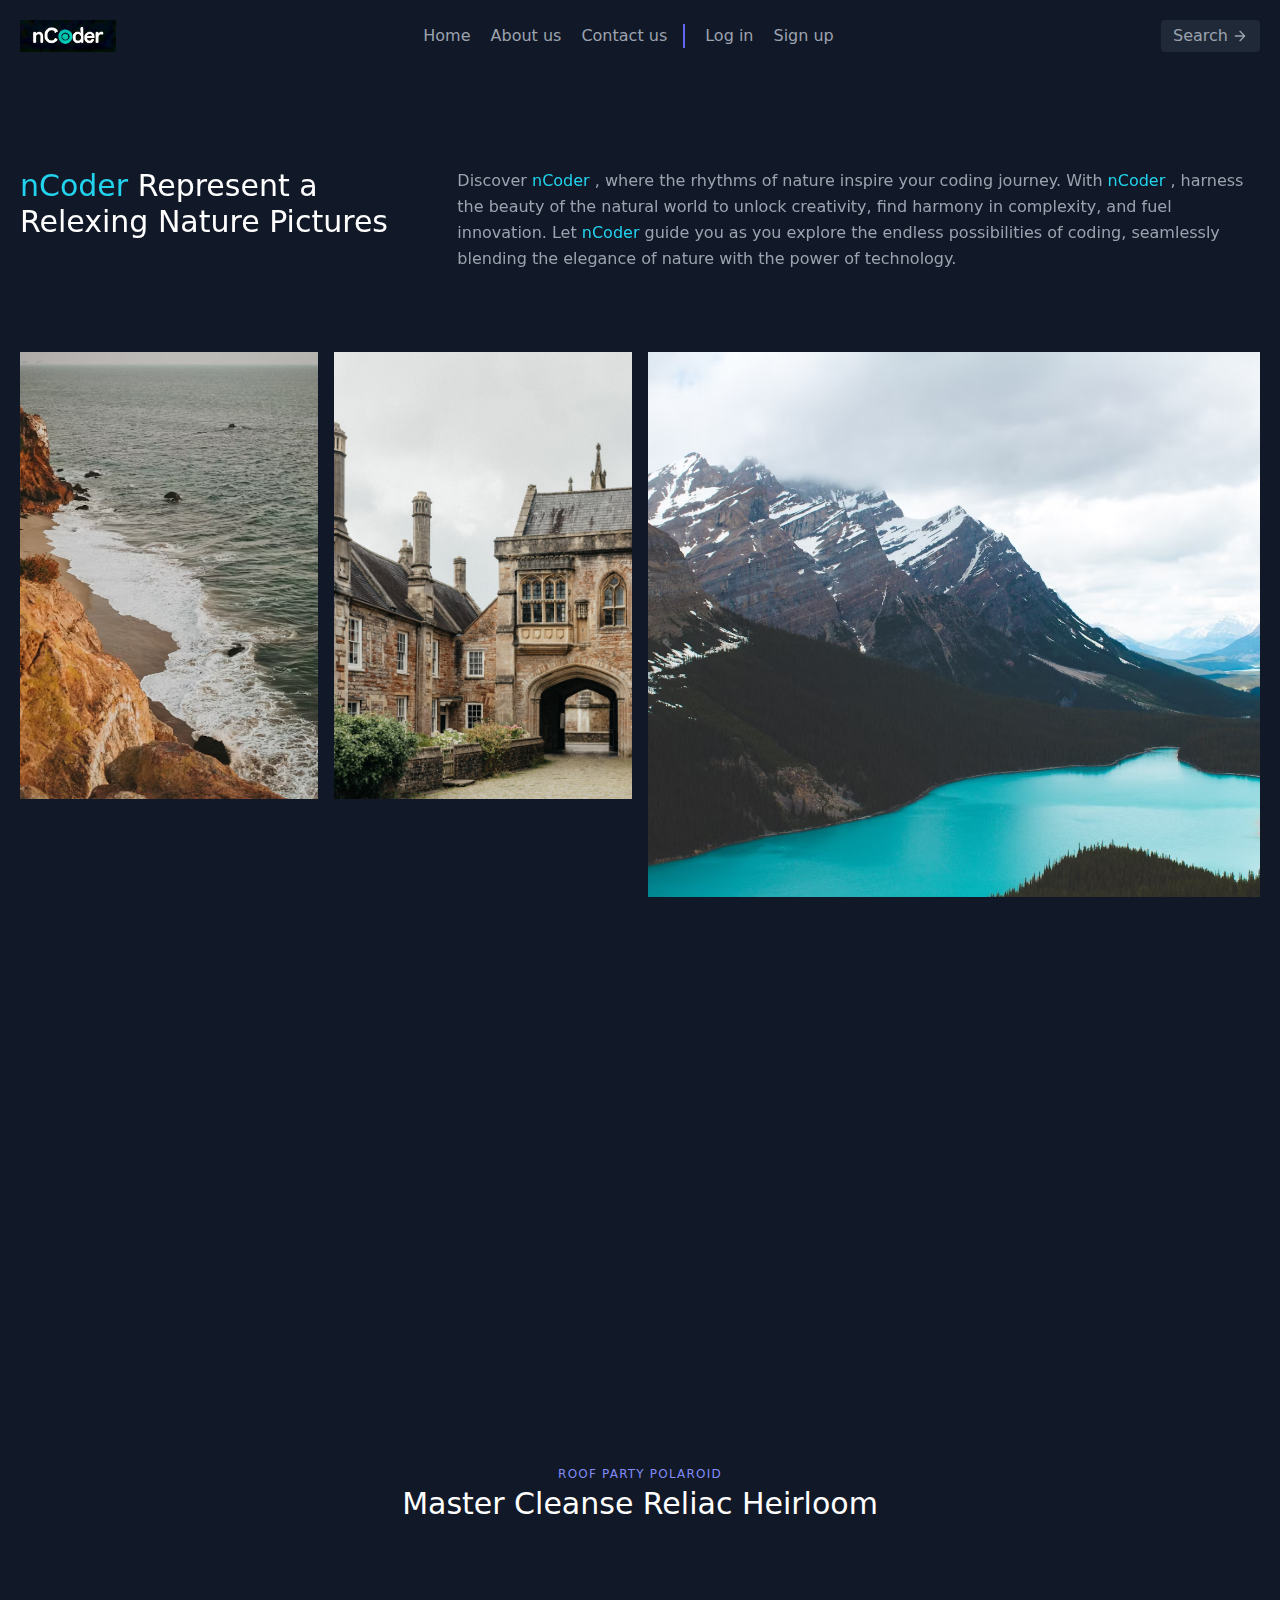
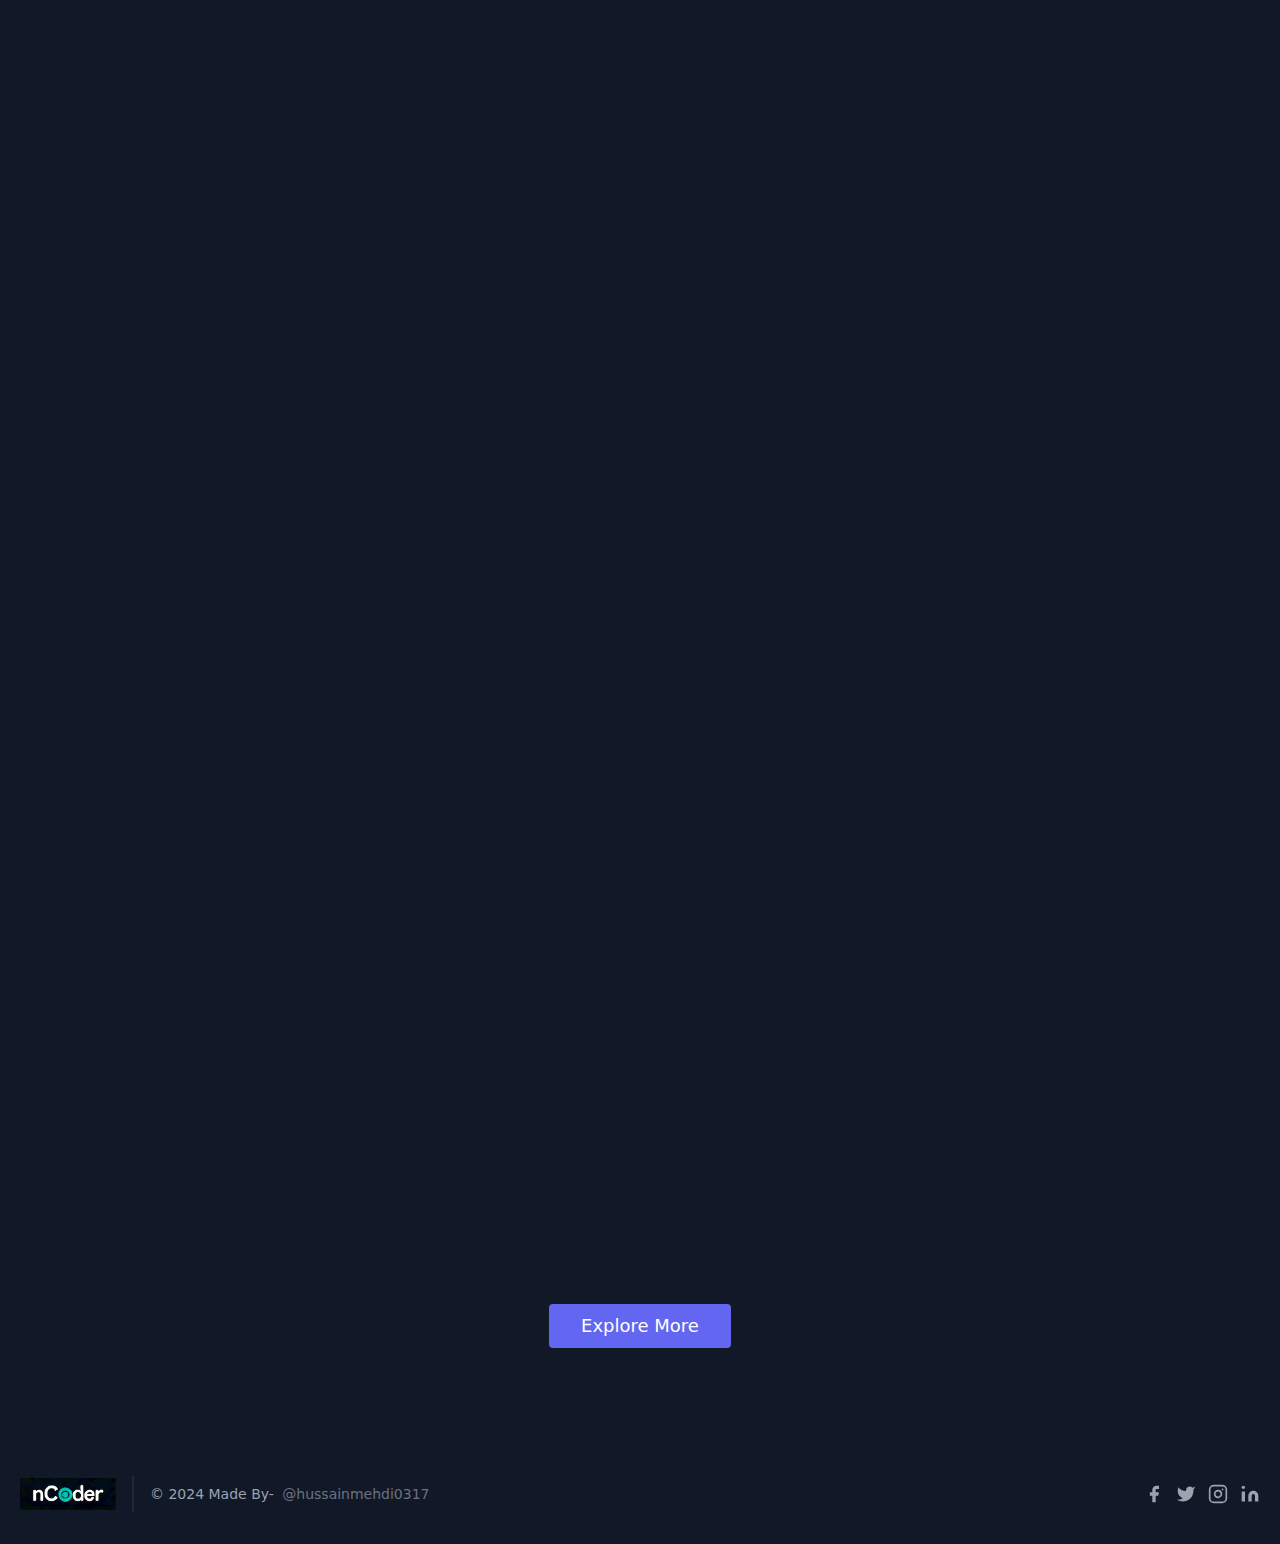
<file: src/index.html>
<!DOCTYPE html>
<html lang="en">
  <head>
    <meta charset="UTF-8" />
    <meta name="viewport" content="width=device-width, initial-scale=1.0" />
    <title>nCoder || Home</title>
    <link rel="stylesheet" href="./output.css" />
    <link href="https://unpkg.com/aos@2.3.1/dist/aos.css" rel="stylesheet" />
  </head>
  <body>
    <!-- navber -->
    <header class="text-gray-400 bg-gray-900 body-font">
      <div
        class="container mx-auto flex flex-wrap p-5 flex-col md:flex-row items-center"
      >
        <a
          href="./index.html"
          class="flex title-font font-medium items-center text-white mb-4 md:mb-0"
        >
          <img
            src="WhatsApp Image 2024-07-22 at 11.32.00_411bed60.jpg"
            alt=""
            class="w-24"
          />
        </a>
        <nav
          class="md:ml-auto md:mr-auto flex flex-wrap items-center text-base justify-center"
        >
          <a href="index.html" class="mr-5 hover:text-white cursor-pointer"
            >Home</a
          >
          <a href="About-us.html" class="mr-5 hover:text-white cursor-pointer"
            >About us</a
          >
          <a
            href="contact-us.html"
            class="mr-5 border-r-2 border-indigo-500 pr-4 hover:text-white cursor-pointer"
            >Contact us</a
          >
          <a href="login.html" class="mr-5 hover:text-white cursor-pointer"
            >Log in</a
          >
          <a href="signup.html" class="mr-5 hover:text-white cursor-pointer"
            >Sign up</a
          >
        </nav>
        <button
          class="inline-flex items-center bg-gray-800 border-0 py-1 px-3 focus:outline-none hover:bg-gray-700 rounded text-base mt-4 md:mt-0"
        >
          Search
          <svg
            fill="none"
            stroke="currentColor"
            stroke-linecap="round"
            stroke-linejoin="round"
            stroke-width="2"
            class="w-4 h-4 ml-1"
            viewBox="0 0 24 24"
          >
            <path d="M5 12h14M12 5l7 7-7 7"></path>
          </svg>
        </button>
      </div>
    </header>
    <!-- Main-page -->
    <!-- data-aos-duration="1200"
     data-aos="fade-up" -->

    <section class="text-gray-400 bg-gray-900 body-font">
      <div class="container px-5 py-24 mx-auto flex flex-wrap">
        <div
          data-aos-duration="1200"
          data-aos="fade-up"
          class="flex w-full mb-20 flex-wrap"
        >
          <h1
            class="sm:text-3xl text-2xl font-medium title-font text-white lg:w-1/3 lg:mb-0 mb-4"
          >
            <span class="text-cyan-400">
              <span class="text-cyan-400">
                <span class="text-cyan-400">
                  <span class="text-cyan-400"> nCoder </span>
                </span>
              </span>
            </span>
            Represent a Relexing Nature Pictures
          </h1>
          <p class="lg:pl-6 lg:w-2/3 mx-auto leading-relaxed text-base">
            Discover <span class="text-cyan-400"> nCoder </span> , where the
            rhythms of nature inspire your coding journey. With
            <span class="text-cyan-400"> nCoder </span> , harness the beauty of
            the natural world to unlock creativity, find harmony in complexity,
            and fuel innovation. Let
            <span class="text-cyan-400"> nCoder </span> guide you as you explore
            the endless possibilities of coding, seamlessly blending the
            elegance of nature with the power of technology.
          </p>
        </div>
        <div class="flex flex-wrap md:-m-2 -m-1">
          <div class="flex flex-wrap w-1/2">
            <div
              data-aos-duration="1200"
              data-aos="fade-right"
              class="md:p-2 p-1 w-1/2"
            >
              <img
                alt="gallery"
                class="w-full object-cover h-full object-center block"
                src="Pic1.avif"
                class="w-[500px] object-cover"
              />
            </div>
            <div
              data-aos-duration="1200"
              data-aos="fade-down"
              class="md:p-2 p-1 w-1/2"
            >
              <img
                alt="gallery"
                class="w-full object-cover h-full object-center block"
                src=" Pic2.avif"
                class="w-[501px] object-cover"
              />
            </div>
            <div
              data-aos-duration="1200"
              data-aos="fade-up"
              class="md:p-2 p-1 w-full"
            >
              <img
                alt="gallery"
                class="w-full h-full object-cover object-center block"
                src=" Pic3.avif"
                class="w-[600px] object-cover"
              />
            </div>
          </div>
          <div class="flex flex-wrap w-1/2">
            <div
              data-aos-duration="1200"
              data-aos="fade-down"
              class="md:p-2 p-1 w-full"
            >
              <img
                alt="gallery"
                class="w-full h-full object-cover object-center block"
                src=" Pic4.avif"
                class="w-[601px] object-cover"
              />
            </div>
            <div
              data-aos-duration="1200"
              data-aos="fade-down"
              class="md:p-2 p-1 w-1/2"
            >
              <img
                alt="gallery"
                class="w-full object-cover h-full object-center block"
                src=" Pic5.avif"
                class="w-[502px] object-cover"
              />
            </div>
            <div
              data-aos-duration="1150"
              data-aos="fade-up"
              class="md:p-2 p-1 w-1/2"
            >
              <img
                alt="gallery"
                class="w-full object-cover h-full object-center block"
                src=" Pic6.avif"
                class="w-[503px] object-cover"
              />
            </div>
          </div>
        </div>
      </div>
    </section>

    <!-- after-img -->
    <section class="text-gray-400 bg-gray-900 body-font">
      <div class="container px-5 py-24 mx-auto flex flex-wrap">
        <div class="flex flex-col text-center w-full mb-20">
          <h2
            class="text-xs text-indigo-400 tracking-widest font-medium title-font mb-1"
          >
            ROOF PARTY POLAROID
          </h2>
          <h1 class="sm:text-3xl text-2xl font-medium title-font text-white">
            Master Cleanse Reliac Heirloom
          </h1>
        </div>
        <div class="flex flex-wrap -m-4">
          <div class="p-4 md:w-1/3">
            <div
              data-aos="zoom-in-right"
              data-aos-duration="1200"
              class="flex rounded-lg h-full bg-gray-800 bg-opacity-60 p-8 flex-col"
            >
              <div class="flex items-center mb-3">
                <div
                  class="w-8 h-8 mr-3 inline-flex items-center justify-center rounded-full bg-indigo-500 text-white flex-shrink-0"
                >
                  <svg
                    fill="none"
                    stroke="currentColor"
                    stroke-linecap="round"
                    stroke-linejoin="round"
                    stroke-width="2"
                    class="w-5 h-5"
                    viewBox="0 0 24 24"
                  >
                    <path d="M22 12h-4l-3 9L9 3l-3 9H2"></path>
                  </svg>
                </div>
                <h2 class="text-white text-lg title-font font-medium">
                  Shooting Stars
                </h2>
              </div>
              <div class="flex-grow">
                <p class="leading-relaxed text-base">
                  Blue bottle crucifix vinyl post-ironic four dollar toast vegan
                  taxidermy. Gastropub indxgo juice poutine.
                </p>
                <a
                  href="#"
                  class="mt-3 text-indigo-400 inline-flex items-center"
                  >Learn More
                  <svg
                    fill="none"
                    stroke="currentColor"
                    stroke-linecap="round"
                    stroke-linejoin="round"
                    stroke-width="2"
                    class="w-4 h-4 ml-2"
                    viewBox="0 0 24 24"
                  >
                    <path d="M5 12h14M12 5l7 7-7 7"></path>
                  </svg>
                </a>
              </div>
            </div>
          </div>
          <div class="p-4 md:w-1/3">
            <div
              data-aos="zoom-in-up"
              data-aos-duration="1200"
              class="flex rounded-lg h-full bg-gray-800 bg-opacity-60 p-8 flex-col"
            >
              <div class="flex items-center mb-3">
                <div
                  class="w-8 h-8 mr-3 inline-flex items-center justify-center rounded-full bg-indigo-500 text-white flex-shrink-0"
                >
                  <svg
                    fill="none"
                    stroke="currentColor"
                    stroke-linecap="round"
                    stroke-linejoin="round"
                    stroke-width="2"
                    class="w-5 h-5"
                    viewBox="0 0 24 24"
                  >
                    <path d="M20 21v-2a4 4 0 00-4-4H8a4 4 0 00-4 4v2"></path>
                    <circle cx="12" cy="7" r="4"></circle>
                  </svg>
                </div>
                <h2 class="text-white text-lg title-font font-medium">
                  The Catalyzer
                </h2>
              </div>
              <div class="flex-grow">
                <p class="leading-relaxed text-base">
                  Blue bottle crucifix vinyl post-ironic four dollar toast vegan
                  taxidermy. Gastropub indxgo juice poutine.
                </p>
                <a
                  href="#"
                  class="mt-3 text-indigo-400 inline-flex items-center"
                  >Learn More
                  <svg
                    fill="none"
                    stroke="currentColor"
                    stroke-linecap="round"
                    stroke-linejoin="round"
                    stroke-width="2"
                    class="w-4 h-4 ml-2"
                    viewBox="0 0 24 24"
                  >
                    <path d="M5 12h14M12 5l7 7-7 7"></path>
                  </svg>
                </a>
              </div>
            </div>
          </div>
          <div class="p-4 md:w-1/3">
            <div
              data-aos="zoom-in-left"
              data-aos-duration="1200"
              class="flex rounded-lg h-full bg-gray-800 bg-opacity-60 p-8 flex-col"
            >
              <div class="flex items-center mb-3">
                <div
                  class="w-8 h-8 mr-3 inline-flex items-center justify-center rounded-full bg-indigo-500 text-white flex-shrink-0"
                >
                  <svg
                    fill="none"
                    stroke="currentColor"
                    stroke-linecap="round"
                    stroke-linejoin="round"
                    stroke-width="2"
                    class="w-5 h-5"
                    viewBox="0 0 24 24"
                  >
                    <circle cx="6" cy="6" r="3"></circle>
                    <circle cx="6" cy="18" r="3"></circle>
                    <path
                      d="M20 4L8.12 15.88M14.47 14.48L20 20M8.12 8.12L12 12"
                    ></path>
                  </svg>
                </div>
                <h2 class="text-white text-lg title-font font-medium">
                  Neptune
                </h2>
              </div>
              <div class="flex-grow">
                <p class="leading-relaxed text-base">
                  Blue bottle crucifix vinyl post-ironic four dollar toast vegan
                  taxidermy. Gastropub indxgo juice poutine.
                </p>
                <a
                  href="#"
                  class="mt-3 text-indigo-400 inline-flex items-center"
                  >Learn More
                  <svg
                    fill="none"
                    stroke="currentColor"
                    stroke-linecap="round"
                    stroke-linejoin="round"
                    stroke-width="2"
                    class="w-4 h-4 ml-2"
                    viewBox="0 0 24 24"
                  >
                    <path d="M5 12h14M12 5l7 7-7 7"></path>
                  </svg>
                </a>
              </div>
            </div>
          </div>
        </div>

        <div class="flex flex-wrap -m-4 mt-6">
          <div class="p-4 md:w-1/3">
            <div
              data-aos="zoom-in-right"
              data-aos-duration="1200"
              class="flex rounded-lg h-full bg-gray-800 bg-opacity-60 p-8 flex-col"
            >
              <div class="flex items-center mb-3">
                <div
                  class="w-8 h-8 mr-3 inline-flex items-center justify-center rounded-full bg-indigo-500 text-white flex-shrink-0"
                >
                  <svg
                    fill="none"
                    stroke="currentColor"
                    stroke-linecap="round"
                    stroke-linejoin="round"
                    stroke-width="2"
                    class="w-5 h-5"
                    viewBox="0 0 24 24"
                  >
                    <path d="M22 12h-4l-3 9L9 3l-3 9H2"></path>
                  </svg>
                </div>
                <h2 class="text-white text-lg title-font font-medium">
                  Shooting Stars
                </h2>
              </div>
              <div class="flex-grow">
                <p class="leading-relaxed text-base">
                  Blue bottle crucifix vinyl post-ironic four dollar toast vegan
                  taxidermy. Gastropub indxgo juice poutine.
                </p>
                <a
                  href="#"
                  class="mt-3 text-indigo-400 inline-flex items-center"
                  >Learn More
                  <svg
                    fill="none"
                    stroke="currentColor"
                    stroke-linecap="round"
                    stroke-linejoin="round"
                    stroke-width="2"
                    class="w-4 h-4 ml-2"
                    viewBox="0 0 24 24"
                  >
                    <path d="M5 12h14M12 5l7 7-7 7"></path>
                  </svg>
                </a>
              </div>
            </div>
          </div>
          <div class="p-4 md:w-1/3">
            <div
              data-aos="zoom-in-up"
              data-aos-duration="1200"
              class="flex rounded-lg h-full bg-gray-800 bg-opacity-60 p-8 flex-col"
            >
              <div class="flex items-center mb-3">
                <div
                  class="w-8 h-8 mr-3 inline-flex items-center justify-center rounded-full bg-indigo-500 text-white flex-shrink-0"
                >
                  <svg
                    fill="none"
                    stroke="currentColor"
                    stroke-linecap="round"
                    stroke-linejoin="round"
                    stroke-width="2"
                    class="w-5 h-5"
                    viewBox="0 0 24 24"
                  >
                    <path d="M20 21v-2a4 4 0 00-4-4H8a4 4 0 00-4 4v2"></path>
                    <circle cx="12" cy="7" r="4"></circle>
                  </svg>
                </div>
                <h2 class="text-white text-lg title-font font-medium">
                  The Catalyzer
                </h2>
              </div>
              <div class="flex-grow">
                <p class="leading-relaxed text-base">
                  Blue bottle crucifix vinyl post-ironic four dollar toast vegan
                  taxidermy. Gastropub indxgo juice poutine.
                </p>
                <a
                  href="#"
                  class="mt-3 text-indigo-400 inline-flex items-center"
                  >Learn More
                  <svg
                    fill="none"
                    stroke="currentColor"
                    stroke-linecap="round"
                    stroke-linejoin="round"
                    stroke-width="2"
                    class="w-4 h-4 ml-2"
                    viewBox="0 0 24 24"
                  >
                    <path d="M5 12h14M12 5l7 7-7 7"></path>
                  </svg>
                </a>
              </div>
            </div>
          </div>
          <div class="p-4 md:w-1/3">
            <div
              data-aos="zoom-in-left"
              data-aos-duration="1200"
              class="flex rounded-lg h-full bg-gray-800 bg-opacity-60 p-8 flex-col"
            >
              <div class="flex items-center mb-3">
                <div
                  class="w-8 h-8 mr-3 inline-flex items-center justify-center rounded-full bg-indigo-500 text-white flex-shrink-0"
                >
                  <svg
                    fill="none"
                    stroke="currentColor"
                    stroke-linecap="round"
                    stroke-linejoin="round"
                    stroke-width="2"
                    class="w-5 h-5"
                    viewBox="0 0 24 24"
                  >
                    <circle cx="6" cy="6" r="3"></circle>
                    <circle cx="6" cy="18" r="3"></circle>
                    <path
                      d="M20 4L8.12 15.88M14.47 14.48L20 20M8.12 8.12L12 12"
                    ></path>
                  </svg>
                </div>
                <h2 class="text-white text-lg title-font font-medium">
                  Neptune
                </h2>
              </div>
              <div class="flex-grow">
                <p class="leading-relaxed text-base">
                  Blue bottle crucifix vinyl post-ironic four dollar toast vegan
                  taxidermy. Gastropub indxgo juice poutine.
                </p>
                <a
                  href="#"
                  class="mt-3 text-indigo-400 inline-flex items-center"
                  >Learn More
                  <svg
                    fill="none"
                    stroke="currentColor"
                    stroke-linecap="round"
                    stroke-linejoin="round"
                    stroke-width="2"
                    class="w-4 h-4 ml-2"
                    viewBox="0 0 24 24"
                  >
                    <path d="M5 12h14M12 5l7 7-7 7"></path>
                  </svg>
                </a>
              </div>
            </div>
          </div>
        </div>
      </div>
    </section>

    <!-- Third -->
    <section class="text-gray-400 bg-gray-900 body-font">
      <div class="container px-5 py-24 mx-auto">
        <div
          data-aos="fade-right"
          data-aos-duration="1500"
          class="flex items-center lg:w-3/5 mx-auto border-b pb-10 mb-10 border-gray-800 sm:flex-row flex-col"
        >
          <div
            class="sm:w-32 sm:h-32 h-20 w-20 sm:mr-10 inline-flex items-center justify-center rounded-full text-indigo-400 bg-gray-800 flex-shrink-0"
          >
            <svg
              fill="none"
              stroke="currentColor"
              stroke-linecap="round"
              stroke-linejoin="round"
              stroke-width="2"
              class="sm:w-16 sm:h-16 w-10 h-10"
              viewBox="0 0 24 24"
            >
              <path d="M22 12h-4l-3 9L9 3l-3 9H2"></path>
            </svg>
          </div>
          <div class="flex-grow sm:text-left text-center mt-6 sm:mt-0">
            <h2 class="text-white text-lg title-font font-medium mb-2">
              Shooting Stars
            </h2>
            <p class="leading-relaxed text-base">
              Blue bottle crucifix vinyl post-ironic four dollar toast vegan
              taxidermy. Gastropub indxgo juice poutine.
            </p>
            <a href="#" class="mt-3 text-indigo-400 inline-flex items-center"
              >Learn More
              <svg
                fill="none"
                stroke="currentColor"
                stroke-linecap="round"
                stroke-linejoin="round"
                stroke-width="2"
                class="w-4 h-4 ml-2"
                viewBox="0 0 24 24"
              >
                <path d="M5 12h14M12 5l7 7-7 7"></path>
              </svg>
            </a>
          </div>
        </div>
        <div
          data-aos="fade-left"
          data-aos-duration="1500"
          class="flex items-center lg:w-3/5 mx-auto border-b pb-10 mb-10 border-gray-800 sm:flex-row flex-col"
        >
          <div class="flex-grow sm:text-left text-center mt-6 sm:mt-0">
            <h2 class="text-white text-lg title-font font-medium mb-2">
              The Catalyzer
            </h2>
            <p class="leading-relaxed text-base">
              Blue bottle crucifix vinyl post-ironic four dollar toast vegan
              taxidermy. Gastropub indxgo juice poutine.
            </p>
            <a href="#" class="mt-3 text-indigo-400 inline-flex items-center"
              >Learn More
              <svg
                fill="none"
                stroke="currentColor"
                stroke-linecap="round"
                stroke-linejoin="round"
                stroke-width="2"
                class="w-4 h-4 ml-2"
                viewBox="0 0 24 24"
              >
                <path d="M5 12h14M12 5l7 7-7 7"></path>
              </svg>
            </a>
          </div>
          <div
            class="sm:w-32 order-first sm:order-none sm:h-32 h-20 w-20 sm:ml-10 inline-flex items-center justify-center rounded-full text-indigo-400 bg-gray-800 flex-shrink-0"
          >
            <svg
              fill="none"
              stroke="currentColor"
              stroke-linecap="round"
              stroke-linejoin="round"
              stroke-width="2"
              class="sm:w-16 sm:h-16 w-10 h-10"
              viewBox="0 0 24 24"
            >
              <circle cx="6" cy="6" r="3"></circle>
              <circle cx="6" cy="18" r="3"></circle>
              <path
                d="M20 4L8.12 15.88M14.47 14.48L20 20M8.12 8.12L12 12"
              ></path>
            </svg>
          </div>
        </div>
        <div
          data-aos="fade-right"
          data-aos-duration="1500"
          class="flex items-center lg:w-3/5 mx-auto sm:flex-row flex-col"
        >
          <div
            class="sm:w-32 sm:h-32 h-20 w-20 sm:mr-10 inline-flex items-center justify-center rounded-full text-indigo-400 bg-gray-800 flex-shrink-0"
          >
            <svg
              fill="none"
              stroke="currentColor"
              stroke-linecap="round"
              stroke-linejoin="round"
              stroke-width="2"
              class="sm:w-16 sm:h-16 w-10 h-10"
              viewBox="0 0 24 24"
            >
              <path d="M20 21v-2a4 4 0 00-4-4H8a4 4 0 00-4 4v2"></path>
              <circle cx="12" cy="7" r="4"></circle>
            </svg>
          </div>
          <div class="flex-grow sm:text-left text-center mt-6 sm:mt-0">
            <h2 class="text-white text-lg title-font font-medium mb-2">
              The 400 Blows
            </h2>
            <p class="leading-relaxed text-base">
              Blue bottle crucifix vinyl post-ironic four dollar toast vegan
              taxidermy. Gastropub indxgo juice poutine.
            </p>
            <a href="#" class="mt-3 text-indigo-400 inline-flex items-center"
              >Learn More
              <svg
                fill="none"
                stroke="currentColor"
                stroke-linecap="round"
                stroke-linejoin="round"
                stroke-width="2"
                class="w-4 h-4 ml-2"
                viewBox="0 0 24 24"
              >
                <path d="M5 12h14M12 5l7 7-7 7"></path>
              </svg>
            </a>
          </div>
        </div>
        <button
          class="flex mx-auto mt-20 text-white bg-indigo-500 border-0 py-2 px-8 focus:outline-none hover:bg-indigo-600 rounded text-lg"
        >
          <a href="About-us.html"> Explore More</a>
        </button>
      </div>
    </section>

    <!-- Footer -->
    <footer class="text-gray-400 bg-gray-900 body-font">
      <div
        class="container px-5 py-8 mx-auto flex items-center sm:flex-row flex-col"
      >
        <a
          href="index.html"
          class="flex title-font font-medium items-center md:justify-start justify-center text-white"
        >
          <img
            src=" WhatsApp Image 2024-07-22 at 11.32.00_411bed60.jpg"
            alt=""
            class="w-24"
          />
        </a>
        <p
          class="text-sm text-gray-400 sm:ml-4 sm:pl-4 sm:border-l-2 sm:border-gray-800 sm:py-2 sm:mt-0 mt-4"
        >
          © 2024 Made By-
          <a
            href="https://www.instagram.com/"
            target="_blank"
            class="text-gray-500 ml-1"
            target="_blank"
            rel="noopener noreferrer"
            >@hussainmehdi0317</a
          >
        </p>
        <span
          class="inline-flex sm:ml-auto sm:mt-0 mt-4 justify-center sm:justify-start"
        >
          <a
            href="https://www.facebook.com/"
            target="_blank"
            class="text-gray-400"
          >
            <svg
              fill="currentColor"
              stroke-linecap="round"
              stroke-linejoin="round"
              stroke-width="2"
              class="w-5 h-5"
              viewBox="0 0 24 24"
            >
              <path
                d="M18 2h-3a5 5 0 00-5 5v3H7v4h3v8h4v-8h3l1-4h-4V7a1 1 0 011-1h3z"
              ></path>
            </svg>
          </a>
          <a href="https://x.com/" target="_blank" class="ml-3 text-gray-400">
            <svg
              fill="currentColor"
              stroke-linecap="round"
              stroke-linejoin="round"
              stroke-width="2"
              class="w-5 h-5"
              viewBox="0 0 24 24"
            >
              <path
                d="M23 3a10.9 10.9 0 01-3.14 1.53 4.48 4.48 0 00-7.86 3v1A10.66 10.66 0 013 4s-4 9 5 13a11.64 11.64 0 01-7 2c9 5 20 0 20-11.5a4.5 4.5 0 00-.08-.83A7.72 7.72 0 0023 3z"
              ></path>
            </svg>
          </a>
          <a
            href="https://www.instagram.com/"
            target="_blank"
            class="ml-3 text-gray-400"
          >
            <svg
              fill="none"
              stroke="currentColor"
              stroke-linecap="round"
              stroke-linejoin="round"
              stroke-width="2"
              class="w-5 h-5"
              viewBox="0 0 24 24"
            >
              <rect width="20" height="20" x="2" y="2" rx="5" ry="5"></rect>
              <path
                d="M16 11.37A4 4 0 1112.63 8 4 4 0 0116 11.37zm1.5-4.87h.01"
              ></path>
            </svg>
          </a>
          <a
            href="https://www.linkedin.com/"
            target="_blank"
            class="ml-3 text-gray-400"
          >
            <svg
              fill="currentColor"
              stroke="currentColor"
              stroke-linecap="round"
              stroke-linejoin="round"
              stroke-width="0"
              class="w-5 h-5"
              viewBox="0 0 24 24"
            >
              <path
                stroke="none"
                d="M16 8a6 6 0 016 6v7h-4v-7a2 2 0 00-2-2 2 2 0 00-2 2v7h-4v-7a6 6 0 016-6zM2 9h4v12H2z"
              ></path>
              <circle cx="4" cy="4" r="2" stroke="none"></circle>
            </svg>
          </a>
        </span>
      </div>
    </footer>
    <script src="https://unpkg.com/aos@2.3.1/dist/aos.js"></script>
    <script>
      AOS.init();
    </script>
  </body>
</html>
</file>
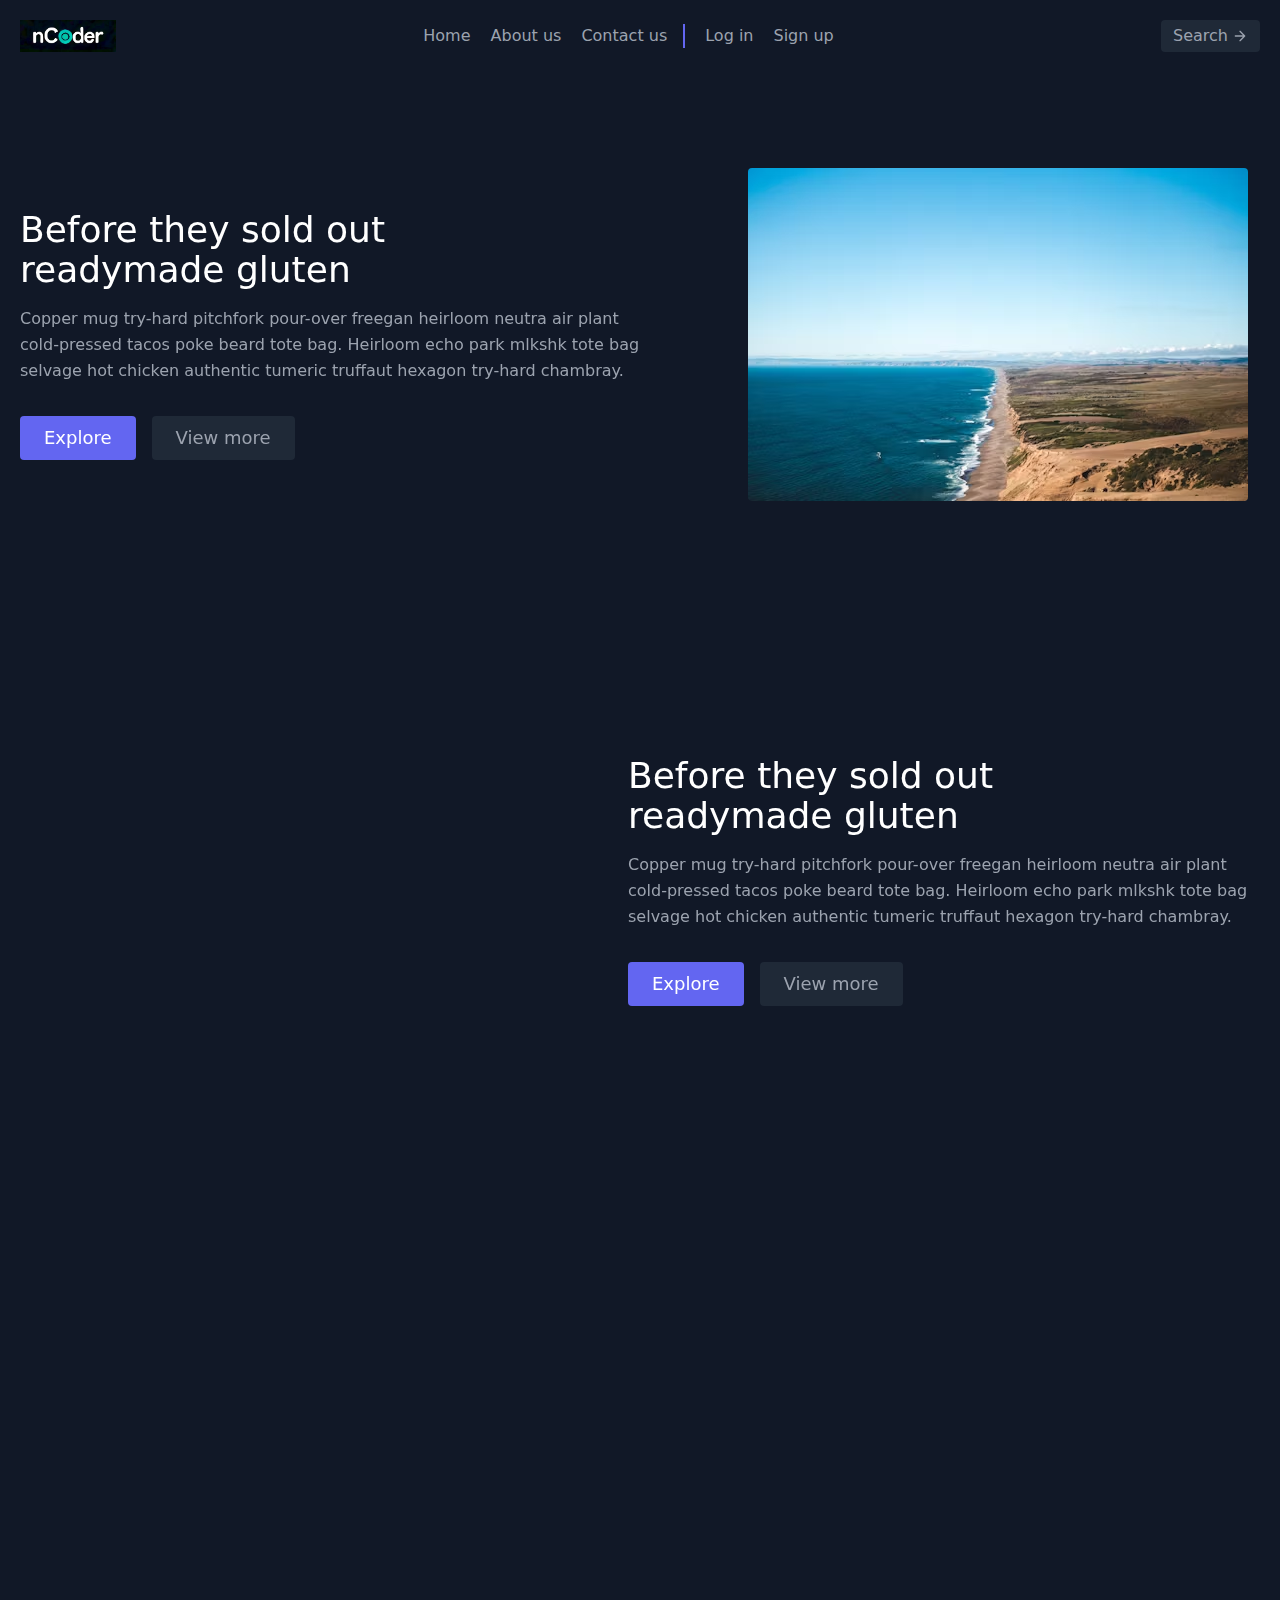
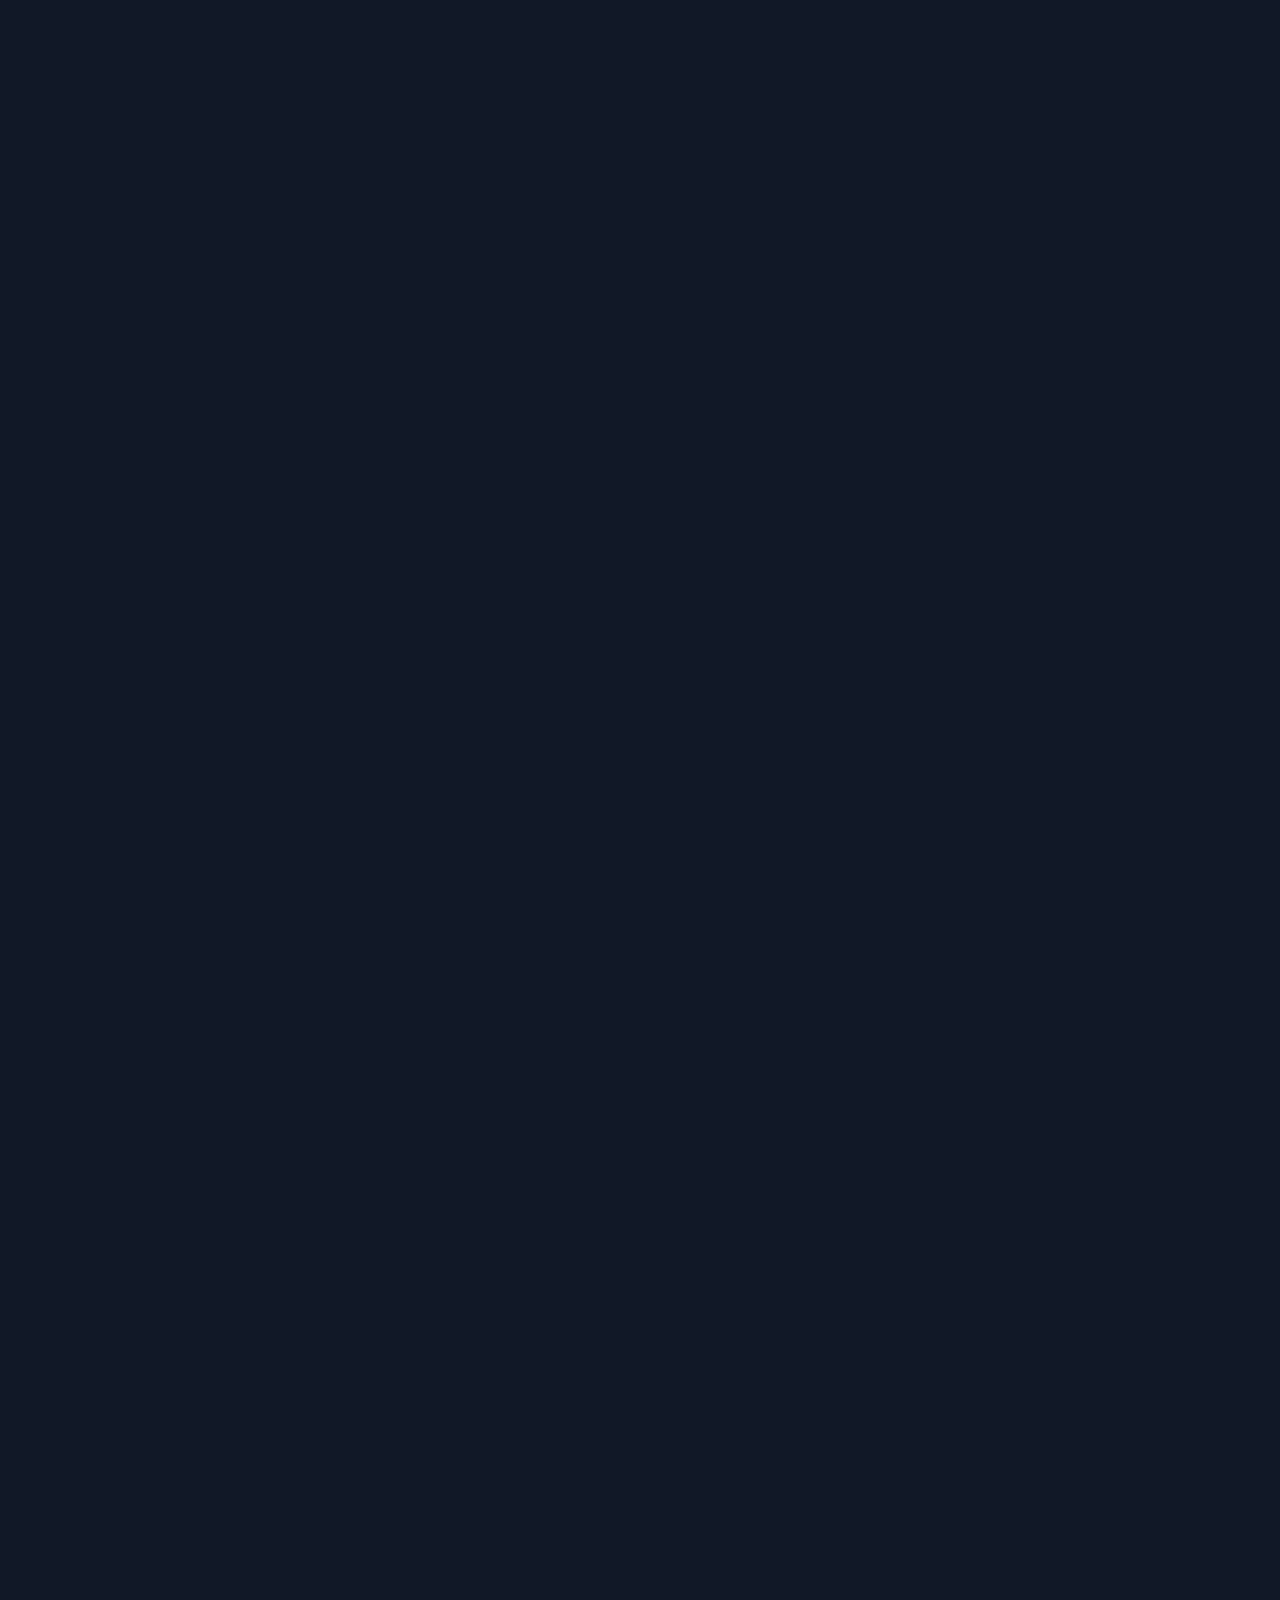
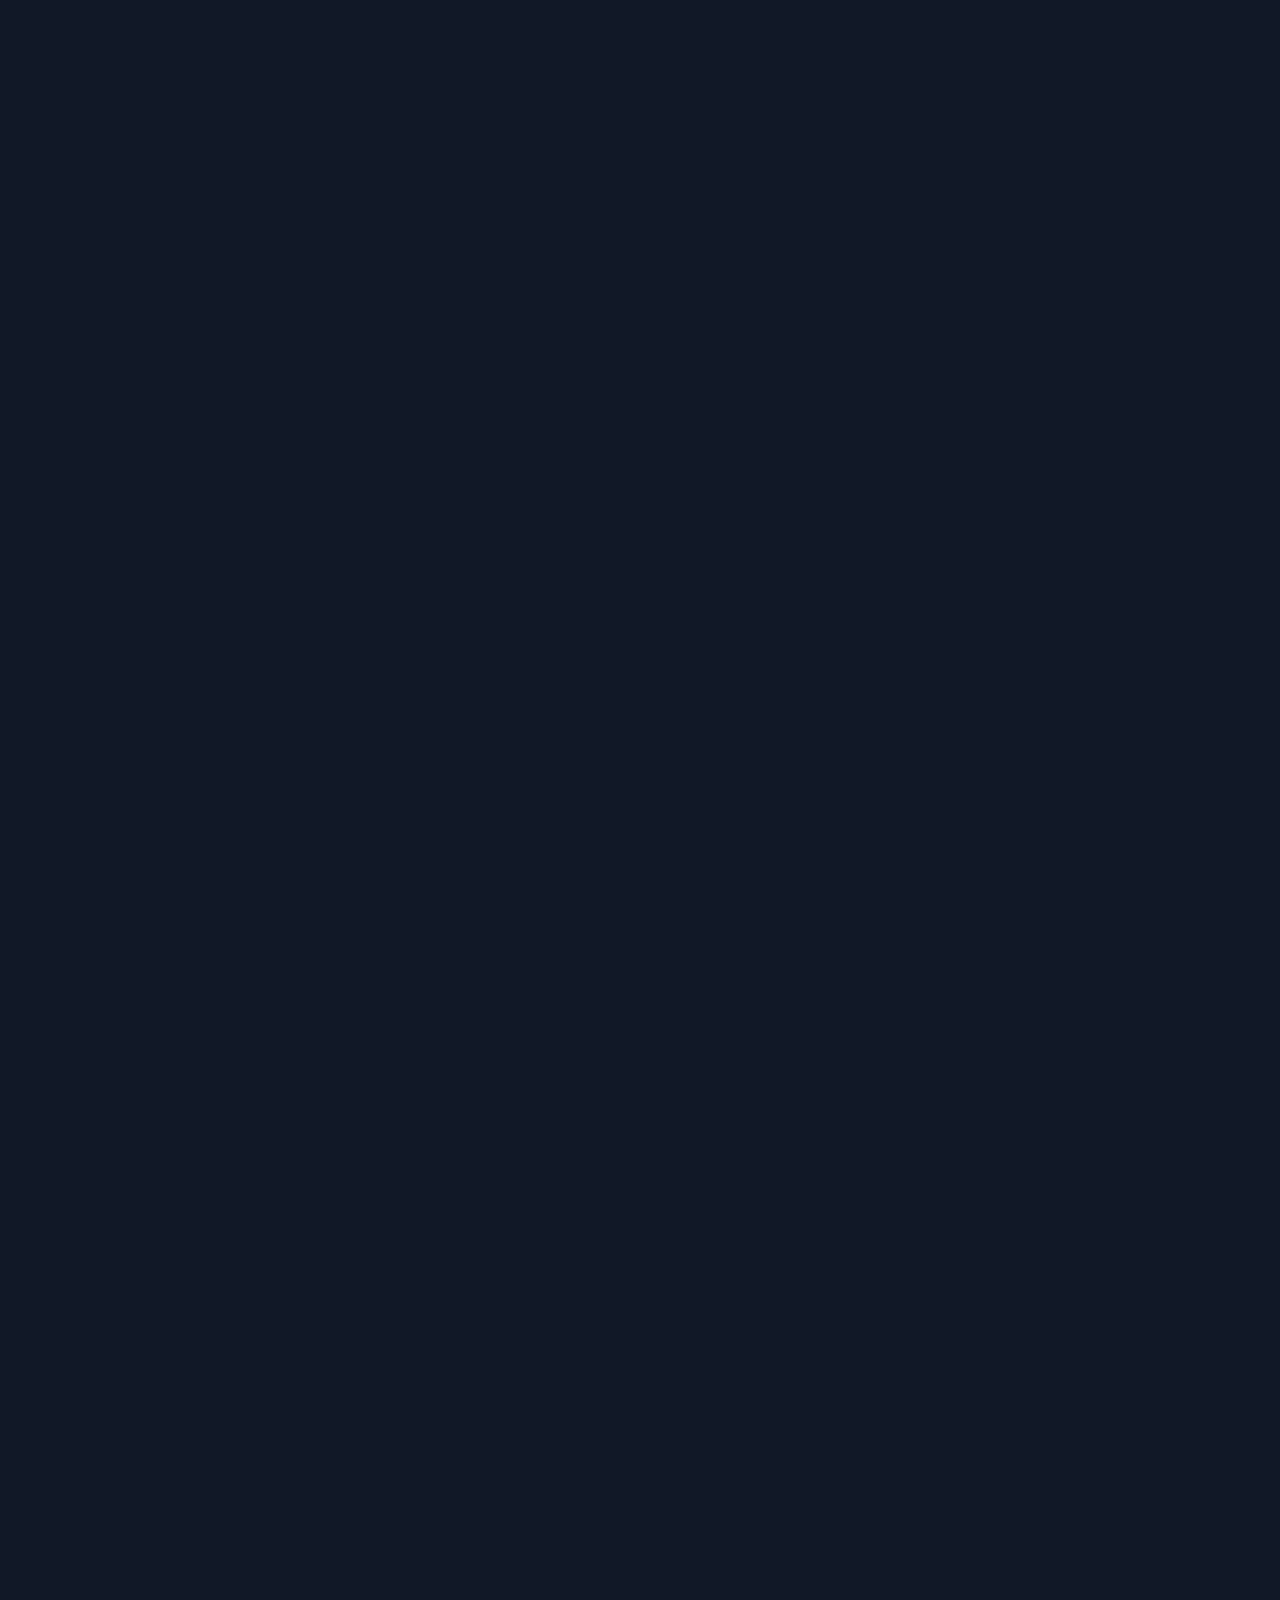
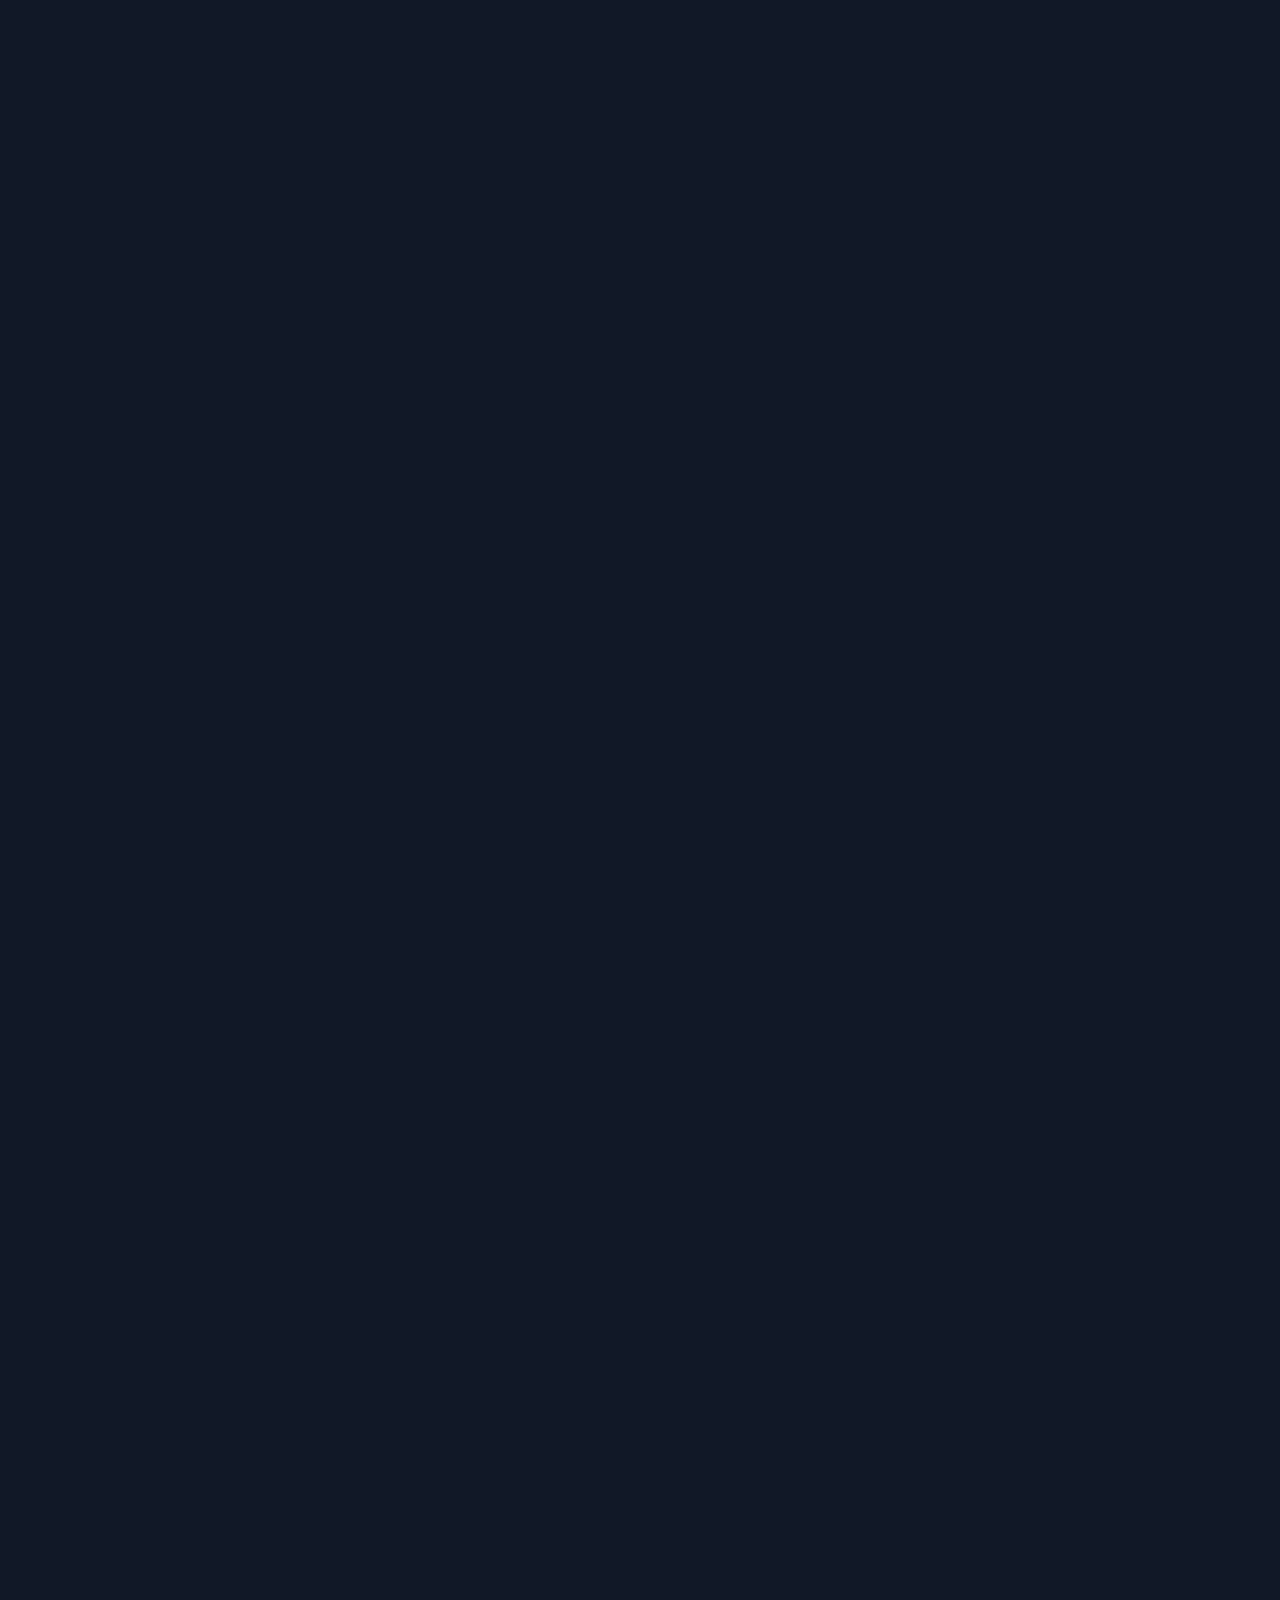
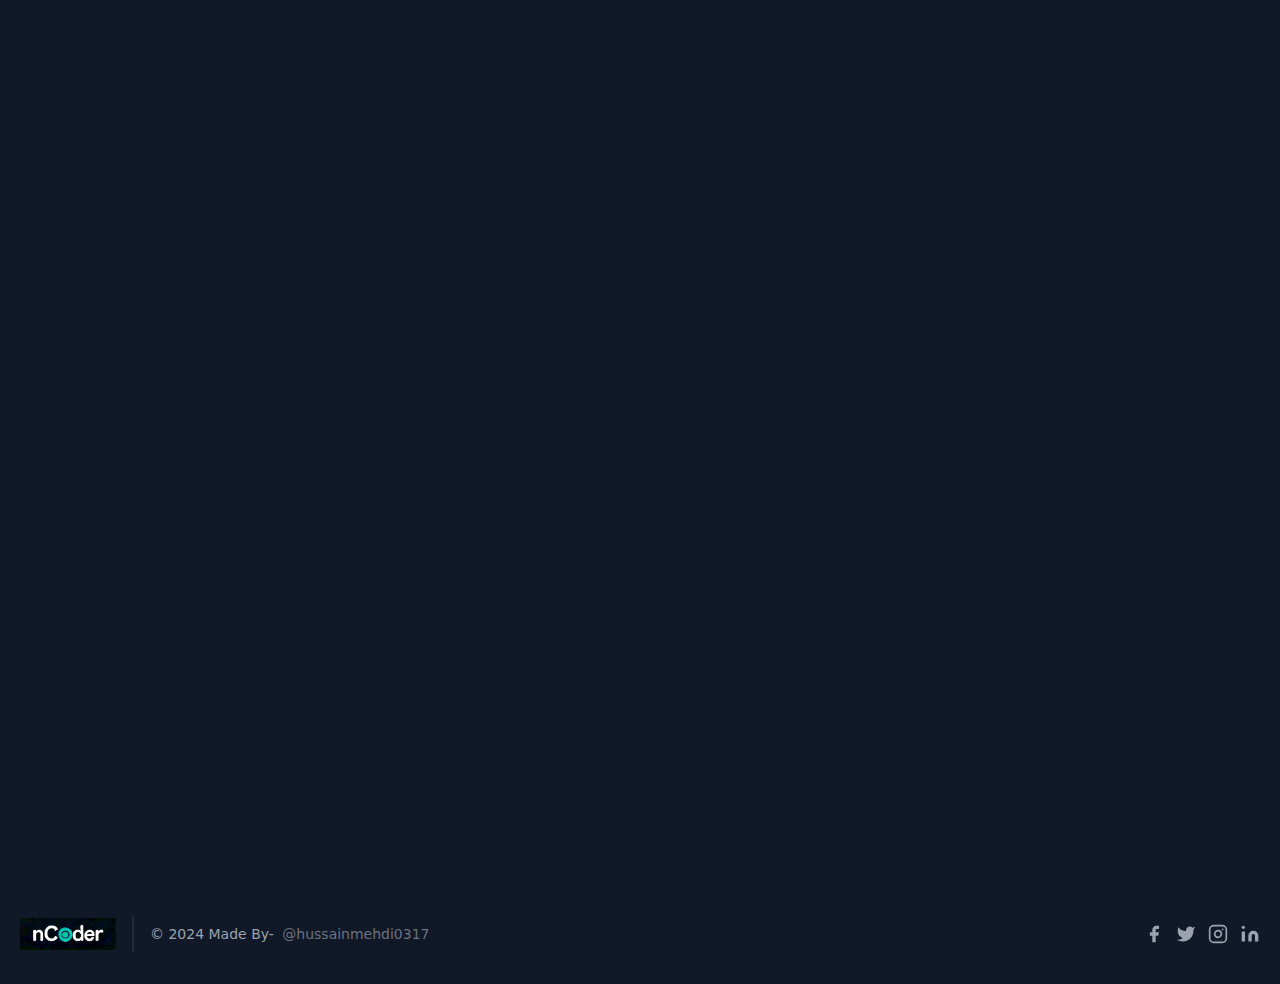
<file: src/About-us.html>
<!DOCTYPE html>
<html lang="en">
  <head>
    <meta charset="UTF-8" />
    <meta name="viewport" content="width=device-width, initial-scale=1.0" />
    <title>nCoder || About-us</title>
    <link rel="stylesheet" href="./output.css" />
    <link href="https://unpkg.com/aos@2.3.1/dist/aos.css" rel="stylesheet">
  </head>
  <body>
    <!-- navbar -->
    <header class="text-gray-400 bg-gray-900 body-font">
      <div 
        class="container mx-auto flex flex-wrap p-5 flex-col md:flex-row items-center"
      >
        <a
        href="./index.html"
          class="flex title-font font-medium items-center text-white mb-4 md:mb-0"
        >
          <img
            src=" WhatsApp Image 2024-07-22 at 11.32.00_411bed60.jpg"
            alt=""
            class="w-24"
          />
        </a>
        <nav
          class="md:ml-auto md:mr-auto flex flex-wrap items-center text-base justify-center"
        >
          <a href="index.html" class="mr-5 hover:text-white cursor-pointer"
            >Home</a
          >
          <a href="About-us.html" class="mr-5 hover:text-white cursor-pointer"
            >About us</a
          >
          <a
            href="contact-us.html"
            class="mr-5 border-r-2 border-indigo-500 pr-4 hover:text-white cursor-pointer"
            >Contact us</a
          >
          <a href="login.html" class="mr-5 hover:text-white cursor-pointer"
            >Log in</a
          >
          <a href="signup.html" class="mr-5 hover:text-white cursor-pointer"
            >Sign up</a
          >
        </nav>
        <button
          class="inline-flex items-center bg-gray-800 border-0 py-1 px-3 focus:outline-none hover:bg-gray-700 rounded text-base mt-4 md:mt-0"
        >
          Search
          <svg
            fill="none"
            stroke="currentColor"
            stroke-linecap="round"
            stroke-linejoin="round"
            stroke-width="2"
            class="w-4 h-4 ml-1"
            viewBox="0 0 24 24"
          >
            <path d="M5 12h14M12 5l7 7-7 7"></path>
          </svg>
        </button>
      </div>
    </header>

    <!-- hero 1 -->
    <section class="text-gray-400 bg-gray-900 body-font">
      <div
        class="container mx-auto flex px-5 py-24 md:flex-row flex-col items-center"
      >
        <div data-aos-duration="1200"
        data-aos="fade-right"
          class="lg:flex-grow md:w-1/2 lg:pr-24 md:pr-16 flex flex-col md:items-start md:text-left mb-16 md:mb-0 items-center text-center"
        >
          <h1
            class="title-font sm:text-4xl text-3xl mb-4 font-medium text-white"
          >
            Before they sold out <br class="hidden lg:inline-block" />readymade
            gluten
          </h1>
          <p class="mb-8 leading-relaxed">
            Copper mug try-hard pitchfork pour-over freegan heirloom neutra air
            plant cold-pressed tacos poke beard tote bag. Heirloom echo park
            mlkshk tote bag selvage hot chicken authentic tumeric truffaut
            hexagon try-hard chambray.
          </p>
          <div class="flex justify-center">
            <button
              class="inline-flex text-white bg-indigo-500 border-0 py-2 px-6 focus:outline-none hover:bg-indigo-600 rounded text-lg"
            >
              Explore
            </button>
            <button
              class="ml-4 inline-flex text-gray-400 bg-gray-800 border-0 py-2 px-6 focus:outline-none hover:bg-gray-700 hover:text-white rounded text-lg"
            >
              View more
            </button>
          </div>
        </div>
        <div data-aos-duration="1200"
        data-aos="fade-up" class="lg:max-w-lg lg:w-full md:w-1/2 w-5/6">
          <img
            class="object-cover object-center rounded"
            alt="hero"
            src=" Card1.avif"
            class="w-[720px] object-cover"
          />
        </div>
      </div>
    </section>
    <!-- hero 3 -->
    <section class="text-gray-400 bg-gray-900 body-font">
      <div
        class="container mx-auto flex px-5 py-24 md:flex-row flex-col items-center"
      >
        <div data-aos-duration="1200"
        data-aos="fade-right" class="lg:max-w-lg lg:w-full md:w-1/2 w-5/6 md:mb-0 mb-10">
          <img
            class="object-cover object-center rounded"
            alt="hero"
            src=" Card2.avif"
            class="w-[720px] object-cover"
          />
        </div>
        <div data-aos-duration="1200"
        data-aos="fade-down"
          class="lg:flex-grow md:w-1/2 lg:pl-24 md:pl-16 flex flex-col md:items-start md:text-left items-center text-center"
        >
          <h1
            class="title-font sm:text-4xl text-3xl mb-4 font-medium text-white"
          >
            Before they sold out <br class="hidden lg:inline-block" />readymade
            gluten
          </h1>
          <p class="mb-8 leading-relaxed">
            Copper mug try-hard pitchfork pour-over freegan heirloom neutra air
            plant cold-pressed tacos poke beard tote bag. Heirloom echo park
            mlkshk tote bag selvage hot chicken authentic tumeric truffaut
            hexagon try-hard chambray.
          </p>
          <div class="flex justify-center">
            <button
              class="inline-flex text-white bg-indigo-500 border-0 py-2 px-6 focus:outline-none hover:bg-indigo-600 rounded text-lg"
            >
              Explore
            </button>
            <button
              class="ml-4 inline-flex text-gray-400 bg-gray-800 border-0 py-2 px-6 focus:outline-none hover:bg-gray-700 hover:text-white rounded text-lg"
            >
              View more
            </button>
          </div>
        </div>
      </div>
    </section>
    <!-- hero 1 -->
    <section class="text-gray-400 bg-gray-900 body-font">
      <div
        class="container mx-auto flex px-5 py-24 md:flex-row flex-col items-center"
      >
        <div data-aos-duration="1200"
        data-aos="fade-up"
          class="lg:flex-grow md:w-1/2 lg:pr-24 md:pr-16 flex flex-col md:items-start md:text-left mb-16 md:mb-0 items-center text-center"
        >
          <h1
            class="title-font sm:text-4xl text-3xl mb-4 font-medium text-white"
          >
            Before they sold out <br class="hidden lg:inline-block" />readymade
            gluten
          </h1>
          <p class="mb-8 leading-relaxed">
            Copper mug try-hard pitchfork pour-over freegan heirloom neutra air
            plant cold-pressed tacos poke beard tote bag. Heirloom echo park
            mlkshk tote bag selvage hot chicken authentic tumeric truffaut
            hexagon try-hard chambray.
          </p>
          <div class="flex justify-center">
            <button
              class="inline-flex text-white bg-indigo-500 border-0 py-2 px-6 focus:outline-none hover:bg-indigo-600 rounded text-lg"
            >
              Explore
            </button>
            <button
              class="ml-4 inline-flex text-gray-400 bg-gray-800 border-0 py-2 px-6 focus:outline-none hover:bg-gray-700 hover:text-white rounded text-lg"
            >
              View more
            </button>
          </div>
        </div>
        <div data-aos-duration="1200"
        data-aos="fade-down" class="lg:max-w-lg lg:w-full md:w-1/2 w-5/6">
          <img
            class="object-cover object-center rounded"
            alt="hero"
            src=" Card3.avif"
            class="w-[720px] object-cover"
          />
        </div>
      </div>
    </section>
    <!-- hero 3 -->
    <section class="text-gray-400 bg-gray-900 body-font">
      <div
        class="container mx-auto flex px-5 py-24 md:flex-row flex-col items-center"
      >
        <div data-aos-duration="1200"
        data-aos="fade-right" class="lg:max-w-lg lg:w-full md:w-1/2 w-5/6 md:mb-0 mb-10">
          <img
            class="object-cover object-center rounded"
            alt="hero"
            src=" Card4.avif"
            class="w-[720px] object-cover"
          />
        </div>
        <div data-aos-duration="1200"
        data-aos="fade-up"  
          class="lg:flex-grow md:w-1/2 lg:pl-24 md:pl-16 flex flex-col md:items-start md:text-left items-center text-center"
        >
          <h1
            class="title-font sm:text-4xl text-3xl mb-4 font-medium text-white"
          >
            Before they sold out <br class="hidden lg:inline-block" />readymade
            gluten
          </h1>
          <p class="mb-8 leading-relaxed">
            Copper mug try-hard pitchfork pour-over freegan heirloom neutra air
            plant cold-pressed tacos poke beard tote bag. Heirloom echo park
            mlkshk tote bag selvage hot chicken authentic tumeric truffaut
            hexagon try-hard chambray.
          </p>
          <div class="flex justify-center">
            <button
              class="inline-flex text-white bg-indigo-500 border-0 py-2 px-6 focus:outline-none hover:bg-indigo-600 rounded text-lg"
            >
              Explore
            </button>
            <button
              class="ml-4 inline-flex text-gray-400 bg-gray-800 border-0 py-2 px-6 focus:outline-none hover:bg-gray-700 hover:text-white rounded text-lg"
            >
              View more
            </button>
          </div>
        </div>
      </div>
    </section>
    <!-- sell-1 -->
    <section class="text-gray-400 bg-gray-900 body-font overflow-hidden">
      <div class="container px-5 py-24 mx-auto">
        <div class="lg:w-4/5 mx-auto flex flex-wrap">
          <img data-aos="zoom-out-left" data-aos-duration="1200"
            alt="ecommerce"
            class="lg:w-1/2 w-full lg:h-auto h-64 object-cover object-center rounded "
            src=" product-1.avif"
            class= "w-[400px] object-cover"
          />
          <div data-aos="zoom-out-down" data-aos-duration="1200" class="lg:w-1/2 w-full lg:pl-10 lg:py-6 mt-6 lg:mt-0">
            <h2 class="text-sm title-font text-gray-500 tracking-widest">
              BRAND NAME
            </h2>
            <h1 class="text-white text-3xl title-font font-medium mb-1">
                 <span class="text-cyan-400">  <span class="text-cyan-400"> nCoder </span>  </span> ’s Hiking Bottles
            </h1>
            <div class="flex mb-4">
              <span class="flex items-center">
                <svg
                  fill="currentColor"
                  stroke="currentColor"
                  stroke-linecap="round"
                  stroke-linejoin="round"
                  stroke-width="2"
                  class="w-4 h-4 text-indigo-400"
                  viewBox="0 0 24 24"
                >
                  <path
                    d="M12 2l3.09 6.26L22 9.27l-5 4.87 1.18 6.88L12 17.77l-6.18 3.25L7 14.14 2 9.27l6.91-1.01L12 2z"
                  ></path>
                </svg>
                <svg
                  fill="currentColor"
                  stroke="currentColor"
                  stroke-linecap="round"
                  stroke-linejoin="round"
                  stroke-width="2"
                  class="w-4 h-4 text-indigo-400"
                  viewBox="0 0 24 24"
                >
                  <path
                    d="M12 2l3.09 6.26L22 9.27l-5 4.87 1.18 6.88L12 17.77l-6.18 3.25L7 14.14 2 9.27l6.91-1.01L12 2z"
                  ></path>
                </svg>
                <svg
                  fill="currentColor"
                  stroke="currentColor"
                  stroke-linecap="round"
                  stroke-linejoin="round"
                  stroke-width="2"
                  class="w-4 h-4 text-indigo-400"
                  viewBox="0 0 24 24"
                >
                  <path
                    d="M12 2l3.09 6.26L22 9.27l-5 4.87 1.18 6.88L12 17.77l-6.18 3.25L7 14.14 2 9.27l6.91-1.01L12 2z"
                  ></path>
                </svg>
                <svg
                  fill="currentColor"
                  stroke="currentColor"
                  stroke-linecap="round"
                  stroke-linejoin="round"
                  stroke-width="2"
                  class="w-4 h-4 text-indigo-400"
                  viewBox="0 0 24 24"
                >
                  <path
                    d="M12 2l3.09 6.26L22 9.27l-5 4.87 1.18 6.88L12 17.77l-6.18 3.25L7 14.14 2 9.27l6.91-1.01L12 2z"
                  ></path>
                </svg>
                <svg
                  fill="none"
                  stroke="currentColor"
                  stroke-linecap="round"
                  stroke-linejoin="round"
                  stroke-width="2"
                  class="w-4 h-4 text-indigo-400"
                  viewBox="0 0 24 24"
                >
                  <path
                    d="M12 2l3.09 6.26L22 9.27l-5 4.87 1.18 6.88L12 17.77l-6.18 3.25L7 14.14 2 9.27l6.91-1.01L12 2z"
                  ></path>
                </svg>
                <span class="ml-3">4 Reviews</span>
              </span>
              <span
                class="flex ml-3 pl-3 py-2 border-l-2 border-gray-800 text-gray-500 space-x-2"
              >
              
                <a>
                  <svg
                    fill="currentColor"
                    stroke-linecap="round"
                    stroke-linejoin="round"
                    stroke-width="2"
                    class="w-5 h-5"
                    viewBox="0 0 24 24"
                  >
                    <path
                      d="M18 2h-3a5 5 0 00-5 5v3H7v4h3v8h4v-8h3l1-4h-4V7a1 1 0 011-1h3z"
                    ></path>
                  </svg>
                </a>
                <a>
                  <svg
                    fill="currentColor"
                    stroke-linecap="round"
                    stroke-linejoin="round"
                    stroke-width="2"
                    class="w-5 h-5"
                    viewBox="0 0 24 24"
                  >
                    <path
                      d="M23 3a10.9 10.9 0 01-3.14 1.53 4.48 4.48 0 00-7.86 3v1A10.66 10.66 0 013 4s-4 9 5 13a11.64 11.64 0 01-7 2c9 5 20 0 20-11.5a4.5 4.5 0 00-.08-.83A7.72 7.72 0 0023 3z"
                    ></path>
                  </svg>
                </a>
                <a>
                  <svg
                    fill="currentColor"
                    stroke-linecap="round"
                    stroke-linejoin="round"
                    stroke-width="2"
                    class="w-5 h-5"
                    viewBox="0 0 24 24"
                  >
                    <path
                      d="M21 11.5a8.38 8.38 0 01-.9 3.8 8.5 8.5 0 01-7.6 4.7 8.38 8.38 0 01-3.8-.9L3 21l1.9-5.7a8.38 8.38 0 01-.9-3.8 8.5 8.5 0 014.7-7.6 8.38 8.38 0 013.8-.9h.5a8.48 8.48 0 018 8v.5z"
                    ></path>
                  </svg>
                </a>
              </span>
            </div>
            <p class="leading-relaxed">
                Introducing  <span class="text-cyan-400">  <span class="text-cyan-400"> nCoder </span>  </span> ’s exclusive range of hiking bottles, designed to complement your outdoor adventures with the same precision and innovation you expect from our tech. Crafted with durable, eco-friendly materials, these bottles keep your beverages at the perfect temperature while you explore nature’s wonders. With  <span class="text-cyan-400">  <span class="text-cyan-400"> nCoder </span>  </span> ’s hiking bottles, you can stay hydrated and energized, whether you're coding by the campfire or conquering a new trail. Elevate your outdoor experience with the reliability and style of  <span class="text-cyan-400">  <span class="text-cyan-400"> nCoder </span>  </span> .
            </p>
            <div
              class="flex mt-6 items-center pb-5 border-b-2 border-gray-800 mb-5"
            >
              <div class="flex">
                <span class="mr-3">Color</span>
                <button
                  class="border-2 border-gray-800 rounded-full w-6 h-6 focus:outline-none"
                ></button>
                <button
                  class="border-2 border-gray-800 ml-1 bg-gray-700 rounded-full w-6 h-6 focus:outline-none"
                ></button>
                <button
                  class="border-2 border-gray-800 ml-1 bg-indigo-500 rounded-full w-6 h-6 focus:outline-none"
                ></button>
              </div>
              <div class="flex ml-6 items-center">
                <span class="mr-3">Size</span>
                <div class="relative">
                  <select
                    class="rounded border border-gray-700 focus:ring-2 focus:ring-indigo-900 bg-transparent appearance-none py-2 focus:outline-none focus:border-indigo-500 text-white pl-3 pr-10"
                  >
                    <option class="bg-gray-900">SM</option>
                    <option class="bg-gray-900">M</option>
                    <option class="bg-gray-900">L</option>
                    <option class="bg-gray-900">XL</option>
                  </select>
                  <span
                    class="absolute right-0 top-0 h-full w-10 text-center text-gray-600 pointer-events-none flex items-center justify-center"
                  >
                    <svg
                      fill="none"
                      stroke="currentColor"
                      stroke-linecap="round"
                      stroke-linejoin="round"
                      stroke-width="2"
                      class="w-4 h-4"
                      viewBox="0 0 24 24"
                    >
                      <path d="M6 9l6 6 6-6"></path>
                    </svg>
                  </span>
                </div>
              </div>
            </div>
            <div class="flex">
              <span class="title-font font-medium text-2xl text-white"
                >$58.00</span
              >
              <button
                class="flex ml-auto text-white bg-indigo-500 border-0 py-2 px-6 focus:outline-none hover:bg-indigo-600 rounded"
              >
                Buy
              </button>
              <button
                class="rounded-full w-10 h-10 bg-gray-800 p-0 border-0 inline-flex items-center justify-center text-gray-500 ml-4"
              >
                <svg
                  fill="currentColor"
                  stroke-linecap="round"
                  stroke-linejoin="round"
                  stroke-width="2"
                  class="w-5 h-5"
                  viewBox="0 0 24 24"
                >
                  <path
                    d="M20.84 4.61a5.5 5.5 0 00-7.78 0L12 5.67l-1.06-1.06a5.5 5.5 0 00-7.78 7.78l1.06 1.06L12 21.23l7.78-7.78 1.06-1.06a5.5 5.5 0 000-7.78z"
                  ></path>
                </svg>
              </button>
            </div>
          </div>
        </div>
      </div>
    </section>
    <!-- sell-2 -->
    <section class="text-gray-400 bg-gray-900 body-font overflow-hidden">
      <div class="container px-5 py-24 mx-auto">
        <div class="lg:w-4/5 mx-auto flex flex-wrap">
          <div  data-aos="zoom-out-down" data-aos-duration="1200" class="lg:w-1/2 w-full lg:pr-10 lg:py-6 mb-6 lg:mb-0">
            <h2 class="text-sm title-font text-gray-500 tracking-widest">
              BRAND NAME
            </h2>
            <h1 class="text-white text-3xl title-font font-medium mb-4">
              Animated Night Hill Illustrations
            </h1>
            <div class="flex mb-4">
              <a
                class="flex-grow text-indigo-400 border-b-2 border-indigo-500 py-2 text-lg px-1"
                >Description</a
              >
              <a class="flex-grow border-b-2 border-gray-800 py-2 text-lg px-1"
                >Reviews</a
              >
              <a class="flex-grow border-b-2 border-gray-800 py-2 text-lg px-1"
                >Details</a
              >
            </div>
            <p class="leading-relaxed mb-4">
                Elevate your outdoor adventures with  <span class="text-cyan-400">  <span class="text-cyan-400"> nCoder </span>  </span> ’s premium hiking bags, designed to combine rugged durability with innovative functionality. Each  <span class="text-cyan-400">  <span class="text-cyan-400"> nCoder </span>  </span>  hiking bag is crafted to withstand the toughest trails while providing the comfort and support you need for long hikes. Equipped with versatile compartments, ergonomic straps, and weather-resistant materials, our bags are perfect for carrying your essentials, whether you're exploring nature or tackling a coding project on the go. Trust  <span class="text-cyan-400">  <span class="text-cyan-400"> nCoder </span>  </span>  to be your reliable companion on every journey, blending adventure with advanced design
            </p>
            <div class="flex border-t border-gray-800 py-2">
              <span class="text-gray-500">Color</span>
              <span class="ml-auto text-white">Blue</span>
            </div>
            <div class="flex border-t border-gray-800 py-2">
              <span class="text-gray-500">Size</span>
              <span class="ml-auto text-white">Medium</span>
            </div>
            <div class="flex border-t border-b mb-6 border-gray-800 py-2">
              <span class="text-gray-500">Quantity</span>
              <span class="ml-auto text-white">4</span>
            </div>
            <div class="flex">
              <span class="title-font font-medium text-2xl text-white"
                >$58.00</span
              >
              <button
                class="flex ml-auto text-white bg-indigo-500 border-0 py-2 px-6 focus:outline-none hover:bg-indigo-600 rounded"
              >
                Buy
              </button>
              <button
                class="rounded-full w-10 h-10 bg-gray-800 p-0 border-0 inline-flex items-center justify-center text-gray-500 ml-4"
              >
                <svg
                  fill="currentColor"
                  stroke-linecap="round"
                  stroke-linejoin="round"
                  stroke-width="2"
                  class="w-5 h-5"
                  viewBox="0 0 24 24"
                >
                  <path
                    d="M20.84 4.61a5.5 5.5 0 00-7.78 0L12 5.67l-1.06-1.06a5.5 5.5 0 00-7.78 7.78l1.06 1.06L12 21.23l7.78-7.78 1.06-1.06a5.5 5.5 0 000-7.78z"
                  ></path>
                </svg>
              </button>
            </div>
          </div>
          <img data-aos="zoom-out-right" data-aos-duration="1200"
            alt="ecommerce"
            class="lg:w-1/2 w-full lg:h-auto h-64 object-cover object-center rounded"
            src=" Product-2.avif"
            class="object-cover w-[400px]"
          />
        </div>
      </div>
    </section>
    <!-- sell-1 -->
    <section class="text-gray-400 bg-gray-900 body-font overflow-hidden">
      <div class="container px-5 py-24 mx-auto">
        <div class="lg:w-4/5 mx-auto flex flex-wrap">
          <img data-aos="zoom-out-right" data-aos-duration="1200"
            alt="ecommerce"
            class="lg:w-1/2 w-full lg:h-auto h-64 object-cover object-center rounded"
            src=" Product-3.avif"
            class="object-cover w-[400px]"
          />
          <div  data-aos="zoom-out-down" data-aos-duration="1200" class="lg:w-1/2 w-full lg:pl-10 lg:py-6 mt-6 lg:mt-0">
            <h2 class="text-sm title-font text-gray-500 tracking-widest">
              BRAND NAME
            </h2>
            <h1 class="text-white text-3xl title-font font-medium mb-1">
                 <span class="text-cyan-400"> nCoder </span>  Hiking Telescope
            </h1>
            <div class="flex mb-4">
              <span class="flex items-center">
                <svg
                  fill="currentColor"
                  stroke="currentColor"
                  stroke-linecap="round"
                  stroke-linejoin="round"
                  stroke-width="2"
                  class="w-4 h-4 text-indigo-400"
                  viewBox="0 0 24 24"
                >
                  <path
                    d="M12 2l3.09 6.26L22 9.27l-5 4.87 1.18 6.88L12 17.77l-6.18 3.25L7 14.14 2 9.27l6.91-1.01L12 2z"
                  ></path>
                </svg>
                <svg
                  fill="currentColor"
                  stroke="currentColor"
                  stroke-linecap="round"
                  stroke-linejoin="round"
                  stroke-width="2"
                  class="w-4 h-4 text-indigo-400"
                  viewBox="0 0 24 24"
                >
                  <path
                    d="M12 2l3.09 6.26L22 9.27l-5 4.87 1.18 6.88L12 17.77l-6.18 3.25L7 14.14 2 9.27l6.91-1.01L12 2z"
                  ></path>
                </svg>
                <svg
                  fill="currentColor"
                  stroke="currentColor"
                  stroke-linecap="round"
                  stroke-linejoin="round"
                  stroke-width="2"
                  class="w-4 h-4 text-indigo-400"
                  viewBox="0 0 24 24"
                >
                  <path
                    d="M12 2l3.09 6.26L22 9.27l-5 4.87 1.18 6.88L12 17.77l-6.18 3.25L7 14.14 2 9.27l6.91-1.01L12 2z"
                  ></path>
                </svg>
                <svg
                  fill="currentColor"
                  stroke="currentColor"
                  stroke-linecap="round"
                  stroke-linejoin="round"
                  stroke-width="2"
                  class="w-4 h-4 text-indigo-400"
                  viewBox="0 0 24 24"
                >
                  <path
                    d="M12 2l3.09 6.26L22 9.27l-5 4.87 1.18 6.88L12 17.77l-6.18 3.25L7 14.14 2 9.27l6.91-1.01L12 2z"
                  ></path>
                </svg>
                <svg
                  fill="none"
                  stroke="currentColor"
                  stroke-linecap="round"
                  stroke-linejoin="round"
                  stroke-width="2"
                  class="w-4 h-4 text-indigo-400"
                  viewBox="0 0 24 24"
                >
                  <path
                    d="M12 2l3.09 6.26L22 9.27l-5 4.87 1.18 6.88L12 17.77l-6.18 3.25L7 14.14 2 9.27l6.91-1.01L12 2z"
                  ></path>
                </svg>
                <span class="ml-3">4 Reviews</span>
              </span>
              <span
                class="flex ml-3 pl-3 py-2 border-l-2 border-gray-800 text-gray-500 space-x-2"
              >
                <a>
                  <svg
                    fill="currentColor"
                    stroke-linecap="round"
                    stroke-linejoin="round"
                    stroke-width="2"
                    class="w-5 h-5"
                    viewBox="0 0 24 24"
                  >
                    <path
                      d="M18 2h-3a5 5 0 00-5 5v3H7v4h3v8h4v-8h3l1-4h-4V7a1 1 0 011-1h3z"
                    ></path>
                  </svg>
                </a>
                <a>
                  <svg
                    fill="currentColor"
                    stroke-linecap="round"
                    stroke-linejoin="round"
                    stroke-width="2"
                    class="w-5 h-5"
                    viewBox="0 0 24 24"
                  >
                    <path
                      d="M23 3a10.9 10.9 0 01-3.14 1.53 4.48 4.48 0 00-7.86 3v1A10.66 10.66 0 013 4s-4 9 5 13a11.64 11.64 0 01-7 2c9 5 20 0 20-11.5a4.5 4.5 0 00-.08-.83A7.72 7.72 0 0023 3z"
                    ></path>
                  </svg>
                </a>
                <a>
                  <svg
                    fill="currentColor"
                    stroke-linecap="round"
                    stroke-linejoin="round"
                    stroke-width="2"
                    class="w-5 h-5"
                    viewBox="0 0 24 24"
                  >
                    <path
                      d="M21 11.5a8.38 8.38 0 01-.9 3.8 8.5 8.5 0 01-7.6 4.7 8.38 8.38 0 01-3.8-.9L3 21l1.9-5.7a8.38 8.38 0 01-.9-3.8 8.5 8.5 0 014.7-7.6 8.38 8.38 0 013.8-.9h.5a8.48 8.48 0 018 8v.5z"
                    ></path>
                  </svg>
                </a>
              </span>
            </div>
            <p class="leading-relaxed">
                Discover the world around you with the  <span class="text-cyan-400"> nCoder </span>  Hiking Telescope, your ultimate companion for outdoor exploration. Engineered with precision optics and durable materials, this telescope enhances your hiking experience by bringing distant landscapes, wildlife, and celestial wonders into clear focus. Whether you're navigating rugged trails or stargazing under the open sky, the  <span class="text-cyan-400"> nCoder </span>  Hiking Telescope delivers sharp, detailed views with ease. Compact and lightweight, it's designed to slip effortlessly into your backpack, ensuring you never miss a moment of discovery on your next adventure. Unlock the wonders of nature with the  <span class="text-cyan-400"> nCoder </span>  Hiking Telescope and see the world from a whole new perspective.
            </p>
            <div
              class="flex mt-6 items-center pb-5 border-b-2 border-gray-800 mb-5"
            >
              <div class="flex">
                <span class="mr-3">Color</span>
                <button
                  class="border-2 border-gray-800 rounded-full w-6 h-6 focus:outline-none"
                ></button>
                <button
                  class="border-2 border-gray-800 ml-1 bg-gray-700 rounded-full w-6 h-6 focus:outline-none"
                ></button>
                <button
                  class="border-2 border-gray-800 ml-1 bg-indigo-500 rounded-full w-6 h-6 focus:outline-none"
                ></button>
              </div>
              <div class="flex ml-6 items-center">
                <span class="mr-3">Size</span>
                <div class="relative">
                  <select
                    class="rounded border border-gray-700 focus:ring-2 focus:ring-indigo-900 bg-transparent appearance-none py-2 focus:outline-none focus:border-indigo-500 text-white pl-3 pr-10"
                  >
                    <option class="bg-gray-900">SM</option>
                    <option class="bg-gray-900">M</option>
                    <option class="bg-gray-900">L</option>
                    <option class="bg-gray-900">XL</option>
                  </select>
                  <span
                    class="absolute right-0 top-0 h-full w-10 text-center text-gray-600 pointer-events-none flex items-center justify-center"
                  >
                    <svg
                      fill="none"
                      stroke="currentColor"
                      stroke-linecap="round"
                      stroke-linejoin="round"
                      stroke-width="2"
                      class="w-4 h-4"
                      viewBox="0 0 24 24"
                    >
                      <path d="M6 9l6 6 6-6"></path>
                    </svg>
                  </span>
                </div>
              </div>
            </div>
            <div class="flex">
              <span class="title-font font-medium text-2xl text-white"
                >$58.00</span
              >
              <button
                class="flex ml-auto text-white bg-indigo-500 border-0 py-2 px-6 focus:outline-none hover:bg-indigo-600 rounded"
              >
                Buy
              </button>
              <button
                class="rounded-full w-10 h-10 bg-gray-800 p-0 border-0 inline-flex items-center justify-center text-gray-500 ml-4"
              >
                <svg
                  fill="currentColor"
                  stroke-linecap="round"
                  stroke-linejoin="round"
                  stroke-width="2"
                  class="w-5 h-5"
                  viewBox="0 0 24 24"
                >
                  <path
                    d="M20.84 4.61a5.5 5.5 0 00-7.78 0L12 5.67l-1.06-1.06a5.5 5.5 0 00-7.78 7.78l1.06 1.06L12 21.23l7.78-7.78 1.06-1.06a5.5 5.5 0 000-7.78z"
                  ></path>
                </svg>
              </button>
            </div>
          </div>
        </div>
      </div>
    </section>
    <!-- sell-2 -->
    <section class="text-gray-400 bg-gray-900 body-font overflow-hidden">
      <div class="container px-5 py-24 mx-auto">
        <div class="lg:w-4/5 mx-auto flex flex-wrap">
          <div  data-aos="zoom-out-down" data-aos-duration="1200" class="lg:w-1/2 w-full lg:pr-10 lg:py-6 mb-6 lg:mb-0">
            <h2 class="text-sm title-font text-gray-500 tracking-widest">
              BRAND NAME
            </h2>
            <h1 class="text-white text-3xl title-font font-medium mb-4">
                 <span class="text-cyan-400"> nCoder </span> 's Hiking Slippers
            </h1>
            <div class="flex mb-4">
              <a
                class="flex-grow text-indigo-400 border-b-2 border-indigo-500 py-2 text-lg px-1"
                >Description</a
              >
              <a class="flex-grow border-b-2 border-gray-800 py-2 text-lg px-1"
                >Reviews</a
              >
              <a class="flex-grow border-b-2 border-gray-800 py-2 text-lg px-1"
                >Details</a
              >
            </div>
            <p class="leading-relaxed mb-4">
                Introducing  <span class="text-cyan-400"> nCoder </span> 's Hiking Slippers, where comfort meets adventure. Engineered for the trailblazer in you, these slippers are crafted with premium materials and a rugged sole to conquer any terrain. Whether you're navigating rocky paths or crossing streams,  <span class="text-cyan-400"> nCoder </span> 's Hiking Slippers provide unmatched traction and support. Lightweight and breathable, they keep your feet cool and comfortable mile after mile. Slip into the next level of outdoor comfort with  <span class="text-cyan-400"> nCoder </span> 's Hiking Slippers and step confidently into your next adventure.


            </p>
            <div class="flex border-t border-gray-800 py-2">
              <span class="text-gray-500">Color</span>
              <span class="ml-auto text-white">Blue</span>
            </div>
            <div class="flex border-t border-gray-800 py-2">
              <span class="text-gray-500">Size</span>
              <span class="ml-auto text-white">Medium</span>
            </div>
            <div class="flex border-t border-b mb-6 border-gray-800 py-2">
              <span class="text-gray-500">Quantity</span>
              <span class="ml-auto text-white">4</span>
            </div>
            <div class="flex">
              <span class="title-font font-medium text-2xl text-white"
                >$58.00</span
              >
              <button
                class="flex ml-auto text-white bg-indigo-500 border-0 py-2 px-6 focus:outline-none hover:bg-indigo-600 rounded"
              >
                Buy
              </button>
              <button
                class="rounded-full w-10 h-10 bg-gray-800 p-0 border-0 inline-flex items-center justify-center text-gray-500 ml-4"
              >
                <svg
                  fill="currentColor"
                  stroke-linecap="round"
                  stroke-linejoin="round"
                  stroke-width="2"
                  class="w-5 h-5"
                  viewBox="0 0 24 24"
                >
                  <path
                    d="M20.84 4.61a5.5 5.5 0 00-7.78 0L12 5.67l-1.06-1.06a5.5 5.5 0 00-7.78 7.78l1.06 1.06L12 21.23l7.78-7.78 1.06-1.06a5.5 5.5 0 000-7.78z"
                  ></path>
                </svg>
              </button>
            </div>
          </div>
          <img data-aos="zoom-out-down" data-aos-duration="1200"
            alt="ecommerce"
            class="lg:w-1/2 w-full lg:h-auto h-64 object-cover object-center rounded"
            src=" istockphoto-1726018148-1024x1024.jpg"
            class="object-cover w-[400px]"
          />
        </div>
      </div>
    </section>
    <!-- sell-1 -->
    <section class="text-gray-400 bg-gray-900 body-font overflow-hidden">
      <div class="container px-5 py-24 mx-auto">
        <div data-aos="zoom-out-right" data-aos-duration="1000" class="lg:w-4/5 mx-auto flex flex-wrap">
          <img
            alt="ecommerce"
            class="lg:w-1/2 w-full lg:h-auto h-64 object-cover object-center rounded"
            src=" Product-5.avif"
            class="object-cover w-[400px]"
          />
          
          <div data-aos="zoom-out-down" data-aos-duration="1200" class="lg:w-1/2 w-full lg:pl-10 lg:py-6 mt-6 lg:mt-0">
            <h2 class="text-sm title-font text-gray-500 tracking-widest">
              BRAND NAME
            </h2>
            <h1 class="text-white text-3xl title-font font-medium mb-1">
                 <span class="text-cyan-400"> nCoder </span>  Hiking Kit
            </h1>
            <div class="flex mb-4">
              <span class="flex items-center">
                <svg
                  fill="currentColor"
                  stroke="currentColor"
                  stroke-linecap="round"
                  stroke-linejoin="round"
                  stroke-width="2"
                  class="w-4 h-4 text-indigo-400"
                  viewBox="0 0 24 24"
                >
                  <path
                    d="M12 2l3.09 6.26L22 9.27l-5 4.87 1.18 6.88L12 17.77l-6.18 3.25L7 14.14 2 9.27l6.91-1.01L12 2z"
                  ></path>
                </svg>
                <svg
                  fill="currentColor"
                  stroke="currentColor"
                  stroke-linecap="round"
                  stroke-linejoin="round"
                  stroke-width="2"
                  class="w-4 h-4 text-indigo-400"
                  viewBox="0 0 24 24"
                >
                  <path
                    d="M12 2l3.09 6.26L22 9.27l-5 4.87 1.18 6.88L12 17.77l-6.18 3.25L7 14.14 2 9.27l6.91-1.01L12 2z"
                  ></path>
                </svg>
                <svg
                  fill="currentColor"
                  stroke="currentColor"
                  stroke-linecap="round"
                  stroke-linejoin="round"
                  stroke-width="2"
                  class="w-4 h-4 text-indigo-400"
                  viewBox="0 0 24 24"
                >
                  <path
                    d="M12 2l3.09 6.26L22 9.27l-5 4.87 1.18 6.88L12 17.77l-6.18 3.25L7 14.14 2 9.27l6.91-1.01L12 2z"
                  ></path>
                </svg>
                <svg
                  fill="currentColor"
                  stroke="currentColor"
                  stroke-linecap="round"
                  stroke-linejoin="round"
                  stroke-width="2"
                  class="w-4 h-4 text-indigo-400"
                  viewBox="0 0 24 24"
                >
                  <path
                    d="M12 2l3.09 6.26L22 9.27l-5 4.87 1.18 6.88L12 17.77l-6.18 3.25L7 14.14 2 9.27l6.91-1.01L12 2z"
                  ></path>
                </svg>
                <svg
                  fill="none"
                  stroke="currentColor"
                  stroke-linecap="round"
                  stroke-linejoin="round"
                  stroke-width="2"
                  class="w-4 h-4 text-indigo-400"
                  viewBox="0 0 24 24"
                >
                  <path
                    d="M12 2l3.09 6.26L22 9.27l-5 4.87 1.18 6.88L12 17.77l-6.18 3.25L7 14.14 2 9.27l6.91-1.01L12 2z"
                  ></path>
                </svg>
                <span class="ml-3">4 Reviews</span>
              </span>
              <span
                class="flex ml-3 pl-3 py-2 border-l-2 border-gray-800 text-gray-500 space-x-2"
              >
                <a>
                  <svg
                    fill="currentColor"
                    stroke-linecap="round"
                    stroke-linejoin="round"
                    stroke-width="2"
                    class="w-5 h-5"
                    viewBox="0 0 24 24"
                  >
                    <path
                      d="M18 2h-3a5 5 0 00-5 5v3H7v4h3v8h4v-8h3l1-4h-4V7a1 1 0 011-1h3z"
                    ></path>
                  </svg>
                </a>
                <a>
                  <svg
                    fill="currentColor"
                    stroke-linecap="round"
                    stroke-linejoin="round"
                    stroke-width="2"
                    class="w-5 h-5"
                    viewBox="0 0 24 24"
                  >
                    <path
                      d="M23 3a10.9 10.9 0 01-3.14 1.53 4.48 4.48 0 00-7.86 3v1A10.66 10.66 0 013 4s-4 9 5 13a11.64 11.64 0 01-7 2c9 5 20 0 20-11.5a4.5 4.5 0 00-.08-.83A7.72 7.72 0 0023 3z"
                    ></path>
                  </svg>
                </a>
                <a>
                  <svg
                    fill="currentColor"
                    stroke-linecap="round"
                    stroke-linejoin="round"
                    stroke-width="2"
                    class="w-5 h-5"
                    viewBox="0 0 24 24"
                  >
                    <path
                      d="M21 11.5a8.38 8.38 0 01-.9 3.8 8.5 8.5 0 01-7.6 4.7 8.38 8.38 0 01-3.8-.9L3 21l1.9-5.7a8.38 8.38 0 01-.9-3.8 8.5 8.5 0 014.7-7.6 8.38 8.38 0 013.8-.9h.5a8.48 8.48 0 018 8v.5z"
                    ></path>
                  </svg>
                </a>
              </span>
            </div>
            <p class="leading-relaxed">
                Gear up for your next adventure with the  <span class="text-cyan-400"> nCoder </span>  Hiking Kit, your all-in-one solution for exploring the great outdoors. This comprehensive kit includes essential tools and gear to ensure you’re prepared for any trail. Inside, you'll find a high-performance hiking backpack with ample storage, a durable multi-tool for various needs, a reliable hydration system, and a compact first aid kit for emergencies.
            </p>
            <div
              class="flex mt-6 items-center pb-5 border-b-2 border-gray-800 mb-5"
            >
              <div class="flex">
                <span class="mr-3">Color</span>
                <button
                  class="border-2 border-gray-800 rounded-full w-6 h-6 focus:outline-none"
                ></button>
                <button
                  class="border-2 border-gray-800 ml-1 bg-gray-700 rounded-full w-6 h-6 focus:outline-none"
                ></button>
                <button
                  class="border-2 border-gray-800 ml-1 bg-indigo-500 rounded-full w-6 h-6 focus:outline-none"
                ></button>
              </div>
              <div class="flex ml-6 items-center">
                <span class="mr-3">Size</span>
                <div class="relative">
                  <select
                    class="rounded border border-gray-700 focus:ring-2 focus:ring-indigo-900 bg-transparent appearance-none py-2 focus:outline-none focus:border-indigo-500 text-white pl-3 pr-10"
                  >
                    <option class="bg-gray-900">SM</option>
                    <option class="bg-gray-900">M</option>
                    <option class="bg-gray-900">L</option>
                    <option class="bg-gray-900">XL</option>
                  </select>
                  <span
                    class="absolute right-0 top-0 h-full w-10 text-center text-gray-600 pointer-events-none flex items-center justify-center"
                  >
                    <svg
                      fill="none"
                      stroke="currentColor"
                      stroke-linecap="round"
                      stroke-linejoin="round"
                      stroke-width="2"
                      class="w-4 h-4"
                      viewBox="0 0 24 24"
                    >
                      <path d="M6 9l6 6 6-6"></path>
                    </svg>
                  </span>
                </div>
              </div>
            </div>
            <div class="flex">
              <span class="title-font font-medium text-2xl text-white"
                >$58.00</span
              >
              <button
                class="flex ml-auto text-white bg-indigo-500 border-0 py-2 px-6 focus:outline-none hover:bg-indigo-600 rounded"
              >
                Buy
              </button>
              <button
                class="rounded-full w-10 h-10 bg-gray-800 p-0 border-0 inline-flex items-center justify-center text-gray-500 ml-4"
              >
                <svg
                  fill="currentColor"
                  stroke-linecap="round"
                  stroke-linejoin="round"
                  stroke-width="2"
                  class="w-5 h-5"
                  viewBox="0 0 24 24"
                >
                  <path
                    d="M20.84 4.61a5.5 5.5 0 00-7.78 0L12 5.67l-1.06-1.06a5.5 5.5 0 00-7.78 7.78l1.06 1.06L12 21.23l7.78-7.78 1.06-1.06a5.5 5.5 0 000-7.78z"
                  ></path>
                </svg>
              </button>
            </div>
          </div>
        </div>
      </div>
    </section>
    <!-- sell-2 -->
    <section class="text-gray-400 bg-gray-900 body-font overflow-hidden">
      <div class="container px-5 py-24 mx-auto">
        <div class="lg:w-4/5 mx-auto flex flex-wrap">
          <div  data-aos="zoom-out-down" data-aos-duration="1200" class="lg:w-1/2 w-full lg:pr-10 lg:py-6 mb-6 lg:mb-0">
            <h2 class="text-sm title-font text-gray-500 tracking-widest">
              BRAND NAME
            </h2>
            <h1 class="text-white text-3xl title-font font-medium mb-4">
                 <span class="text-cyan-400"> nCoder </span>  Hiking Drone
            </h1>
            <div class="flex mb-4">
              <a
                class="flex-grow text-indigo-400 border-b-2 border-indigo-500 py-2 text-lg px-1"
                >Description</a
              >
              <a class="flex-grow border-b-2 border-gray-800 py-2 text-lg px-1"
                >Reviews</a
              >
              <a class="flex-grow border-b-2 border-gray-800 py-2 text-lg px-1"
                >Details</a
              >
            </div>
            <p class="leading-relaxed mb-4">
                Elevate your hiking experience with the  <span class="text-cyan-400"> nCoder </span>  Hiking Drone, your ultimate aerial companion for capturing breathtaking vistas and mapping your adventures. Designed to endure the rugged outdoors, this drone features advanced stabilization and a high-resolution camera to deliver stunning, crystal-clear footage from above. With its lightweight, durable build and easy-to-use controls, the  <span class="text-cyan-400"> nCoder </span>  Hiking Drone is perfect for exploring remote trails, surveying terrain, or simply capturing the perfect shot of your journey. Enhance your adventure with the  <span class="text-cyan-400"> nCoder </span>  Hiking Drone and see the trails from a whole new perspective.
            </p>
            <div class="flex border-t border-gray-800 py-2">
              <span class="text-gray-500">Color</span>
              <span class="ml-auto text-white">Blue</span>
            </div>
            <div class="flex border-t border-gray-800 py-2">
              <span class="text-gray-500">Size</span>
              <span class="ml-auto text-white">Medium</span>
            </div>
            <div class="flex border-t border-b mb-6 border-gray-800 py-2">
              <span class="text-gray-500">Quantity</span>
              <span class="ml-auto text-white">4</span>
            </div>
            <div class="flex">
              <span class="title-font font-medium text-2xl text-white"
                >$58.00</span
              >
              <button
                class="flex ml-auto text-white bg-indigo-500 border-0 py-2 px-6 focus:outline-none hover:bg-indigo-600 rounded"
              >
                Buy
              </button>
              <button
                class="rounded-full w-10 h-10 bg-gray-800 p-0 border-0 inline-flex items-center justify-center text-gray-500 ml-4"
              >
                <svg
                  fill="currentColor"
                  stroke-linecap="round"
                  stroke-linejoin="round"
                  stroke-width="2"
                  class="w-5 h-5"
                  viewBox="0 0 24 24"
                >
                  <path
                    d="M20.84 4.61a5.5 5.5 0 00-7.78 0L12 5.67l-1.06-1.06a5.5 5.5 0 00-7.78 7.78l1.06 1.06L12 21.23l7.78-7.78 1.06-1.06a5.5 5.5 0 000-7.78z"
                  ></path>
                </svg>
              </button>
            </div>
          </div>
          <img data-aos="zoom-out-left" data-aos-duration="1200"
            alt="ecommerce"
            class="lg:w-1/2 w-full lg:h-auto h-64 object-cover object-center rounded"
            src=" Product-6.avif"
            class="object-cover w-[400px]"
          />
        </div>
      </div>
    </section>

    <!-- footer -->
     
    <footer class="text-gray-400 bg-gray-900 body-font">
      <div
        class="container px-5 py-8 mx-auto flex items-center sm:flex-row flex-col"
      >
        <a
          href="index.html"
          class="flex title-font font-medium items-center md:justify-start justify-center text-white"
        >
          <img
            src=" WhatsApp Image 2024-07-22 at 11.32.00_411bed60.jpg"
            alt=""
            class="w-24"
          />
        </a>
        <p
          class="text-sm text-gray-400 sm:ml-4 sm:pl-4 sm:border-l-2 sm:border-gray-800 sm:py-2 sm:mt-0 mt-4"
        >
          © 2024 Made By-
          <a
            href="https://www.instagram.com/"
            target="_blank"
            class="text-gray-500 ml-1"
            target="_blank"
            rel="noopener noreferrer"
            >@hussainmehdi0317</a
          >
        </p>
        <span
          class="inline-flex sm:ml-auto sm:mt-0 mt-4 justify-center sm:justify-start"
        >
          <a
            href="https://www.facebook.com/"
            target="_blank"
            class="text-gray-400"
          >
            <svg
              fill="currentColor"
              stroke-linecap="round"
              stroke-linejoin="round"
              stroke-width="2"
              class="w-5 h-5"
              viewBox="0 0 24 24"
            >
              <path
                d="M18 2h-3a5 5 0 00-5 5v3H7v4h3v8h4v-8h3l1-4h-4V7a1 1 0 011-1h3z"
              ></path>
            </svg>
          </a>
          <a href="https://x.com/" target="_blank" class="ml-3 text-gray-400">
            <svg
              fill="currentColor"
              stroke-linecap="round"
              stroke-linejoin="round"
              stroke-width="2"
              class="w-5 h-5"
              viewBox="0 0 24 24"
            >
              <path
                d="M23 3a10.9 10.9 0 01-3.14 1.53 4.48 4.48 0 00-7.86 3v1A10.66 10.66 0 013 4s-4 9 5 13a11.64 11.64 0 01-7 2c9 5 20 0 20-11.5a4.5 4.5 0 00-.08-.83A7.72 7.72 0 0023 3z"
              ></path>
            </svg>
          </a>
          <a
            href="https://www.instagram.com/"
            target="_blank"
            class="ml-3 text-gray-400"
          >
            <svg
              fill="none"
              stroke="currentColor"
              stroke-linecap="round"
              stroke-linejoin="round"
              stroke-width="2"
              class="w-5 h-5"
              viewBox="0 0 24 24"
            >
              <rect width="20" height="20" x="2" y="2" rx="5" ry="5"></rect>
              <path
                d="M16 11.37A4 4 0 1112.63 8 4 4 0 0116 11.37zm1.5-4.87h.01"
              ></path>
            </svg>
          </a>
          <a
            href="https://www.linkedin.com/"
            target="_blank"
            class="ml-3 text-gray-400"
          >
            <svg
              fill="currentColor"
              stroke="currentColor"
              stroke-linecap="round"
              stroke-linejoin="round"
              stroke-width="0"
              class="w-5 h-5"
              viewBox="0 0 24 24"
            >
              <path
                stroke="none"
                d="M16 8a6 6 0 016 6v7h-4v-7a2 2 0 00-2-2 2 2 0 00-2 2v7h-4v-7a6 6 0 016-6zM2 9h4v12H2z"
              ></path>
              <circle cx="4" cy="4" r="2" stroke="none"></circle>
            </svg>
          </a>
        </span>
      </div>
    </footer>
    <script src="https://unpkg.com/aos@2.3.1/dist/aos.js"></script>
    <script>
      AOS.init();
    </script>
  </body>
</html>
</file>
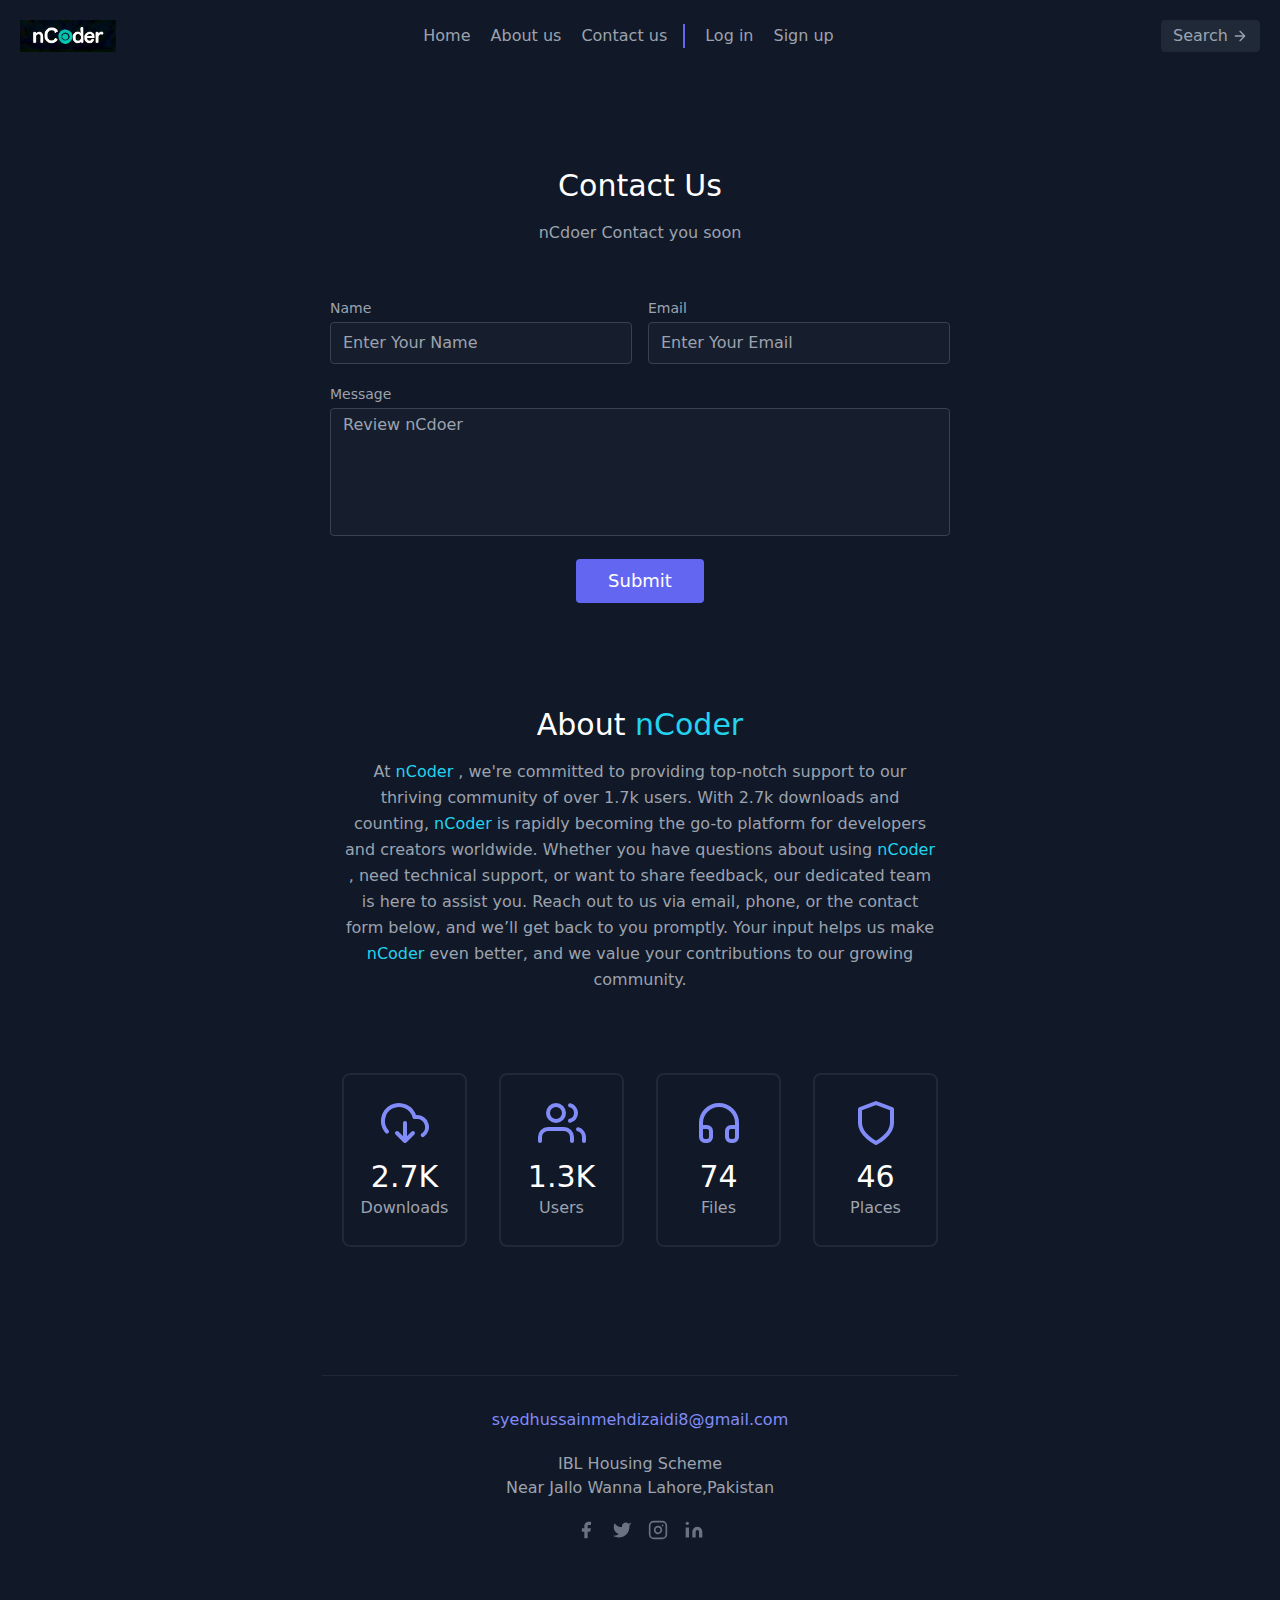
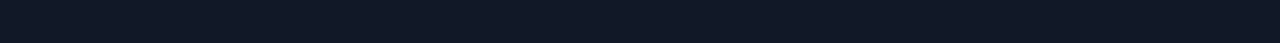
<file: src/contact-us.html>
<!DOCTYPE html>
<html lang="en">
  <head>
    <meta charset="UTF-8" />
    <meta name="viewport" content="width=device-width, initial-scale=1.0" />
    <title>nCoder || Contact-us</title>
    <link rel="stylesheet" href="./output.css" />
    <link href="https://unpkg.com/aos@2.3.1/dist/aos.css" rel="stylesheet">
  </head>
  <body>
    <!-- navbar -->
    <header class="text-gray-400 bg-gray-900 body-font">
      <div 
        class="container mx-auto flex flex-wrap p-5 flex-col md:flex-row items-center"
      >
        <a
        href="./index.html"
          class="flex title-font font-medium items-center text-white mb-4 md:mb-0"
        >
          <img
            src="WhatsApp Image 2024-07-22 at 11.32.00_411bed60.jpg"
            alt=""
            class="w-24"
          />
        </a>
        <nav
          class="md:ml-auto md:mr-auto flex flex-wrap items-center text-base justify-center"
        >
          <a href="index.html" class="mr-5 hover:text-white cursor-pointer"
            >Home</a
          >
          <a href="About-us.html" class="mr-5 hover:text-white cursor-pointer"
            >About us</a
          >
          <a
            href="contact-us.html"
            class="mr-5 border-r-2 border-indigo-500 pr-4 hover:text-white cursor-pointer"
            >Contact us</a
          >
          <a href="login.html" class="mr-5 hover:text-white cursor-pointer"
            >Log in</a
          >
          <a href="signup.html" class="mr-5 hover:text-white cursor-pointer"
            >Sign up</a
          >
        </nav>
        <button
          class="inline-flex items-center bg-gray-800 border-0 py-1 px-3 focus:outline-none hover:bg-gray-700 rounded text-base mt-4 md:mt-0"
        >
          Search
          <svg
            fill="none"
            stroke="currentColor"
            stroke-linecap="round"
            stroke-linejoin="round"
            stroke-width="2"
            class="w-4 h-4 ml-1"
            viewBox="0 0 24 24"
          >
            <path d="M5 12h14M12 5l7 7-7 7"></path>
          </svg>
        </button>
      </div>
    </header>
    <!-- form -->
    <section class="text-gray-400 bg-gray-900 body-font relative">
      <div class="container px-5 py-24 mx-auto">
        <div class="flex flex-col text-center w-full mb-12">
          <h1
            class="sm:text-3xl text-2xl font-medium title-font mb-4 text-white"
          >
            Contact Us
          </h1>
          <p class="lg:w-2/3 mx-auto leading-relaxed text-base">
            nCdoer Contact you soon
          </p>
        </div>
        <div class="lg:w-1/2 md:w-2/3 mx-auto">
          <div class="flex flex-wrap -m-2">
            <div class="p-2 w-1/2">
              <div class="relative">
                <label for="name" class="leading-7 text-sm text-gray-400"
                  >Name</label
                >
                <input
                  type="text"
                  placeholder="Enter Your Name"
                  id="name"
                  name="name"
                  class="w-full bg-gray-800 bg-opacity-40 rounded border border-gray-700 focus:border-indigo-500 focus:bg-gray-900 focus:ring-2 focus:ring-indigo-900 text-base outline-none text-gray-100 py-1 px-3 leading-8 transition-colors duration-200 ease-in-out"
                />
              </div>
            </div>
            <div class="p-2 w-1/2">
              <div class="relative">
                <label for="email" class="leading-7 text-sm text-gray-400"
                  >Email</label
                >
                <input
                  type="email"
                  placeholder="Enter Your Email"
                  id="email"
                  name="email"
                  class="w-full bg-gray-800 bg-opacity-40 rounded border border-gray-700 focus:border-indigo-500 focus:bg-gray-900 focus:ring-2 focus:ring-indigo-900 text-base outline-none text-gray-100 py-1 px-3 leading-8 transition-colors duration-200 ease-in-out"
                />
              </div>
            </div>
            <div class="p-2 w-full">
              <div class="relative">
                <label for="message" class="leading-7 text-sm text-gray-400"
                  >Message</label
                >
                <textarea
                  id="message"
                  placeholder="Review nCdoer"
                  name="message"
                  class="w-full bg-gray-800 bg-opacity-40 rounded border border-gray-700 focus:border-indigo-500 focus:bg-gray-900 focus:ring-2 focus:ring-indigo-900 h-32 text-base outline-none text-gray-100 py-1 px-3 resize-none leading-6 transition-colors duration-200 ease-in-out"
                ></textarea>
              </div>
            </div>
            
            <div class="p-2 w-full">
              <button
                class="flex mx-auto text-white bg-indigo-500 border-0 py-2 px-8 focus:outline-none hover:bg-indigo-600 rounded text-lg"
              >
                Submit
              </button>
            </div>
            <section class="text-gray-400 bg-gray-900 body-font">
              <div class="container px-5 py-24 mx-auto">
                <div class="flex flex-col text-center  mb-20">
                  <h1
                    class="sm:text-3xl text-2xl font-medium title-font mb-4 text-white"
                  >
                    About <span class="text-cyan-400"> nCoder </span>
                  </h1>
                  <p class="mx-auto leading-relaxed text-base">
                    At <span class="text-cyan-400"> nCoder </span> , we're
                    committed to providing top-notch support to our thriving
                    community of over 1.7k users. With 2.7k downloads and
                    counting, <span class="text-cyan-400"> nCoder </span> is
                    rapidly becoming the go-to platform for developers and
                    creators worldwide. Whether you have questions about using
                    <span class="text-cyan-400"> nCoder </span> , need technical
                    support, or want to share feedback, our dedicated team is
                    here to assist you. Reach out to us via email, phone, or the
                    contact form below, and we’ll get back to you promptly. Your
                    input helps us make
                    <span class="text-cyan-400"> nCoder </span> even better, and
                    we value your contributions to our growing community.
                  </p>
                </div>
                <div class="flex flex-wrap -m-4 text-center">
                  <div class="p-4 md:w-1/4 sm:w-1/2 w-full">
                    <div class="border-2 border-gray-800 px-4 py-6 rounded-lg">
                      <svg
                        fill="none"
                        stroke="currentColor"
                        stroke-linecap="round"
                        stroke-linejoin="round"
                        stroke-width="2"
                        class="text-indigo-400 w-12 h-12 mb-3 inline-block"
                        viewBox="0 0 24 24"
                      >
                        <path d="M8 17l4 4 4-4m-4-5v9"></path>
                        <path
                          d="M20.88 18.09A5 5 0 0018 9h-1.26A8 8 0 103 16.29"
                        ></path>
                      </svg>
                      <h2 class="title-font font-medium text-3xl text-white">
                        2.7K
                      </h2>
                      <p class="leading-relaxed">Downloads</p>
                    </div>
                  </div>
                  <div class="p-4 md:w-1/4 sm:w-1/2 w-full">
                    <div class="border-2 border-gray-800 px-4 py-6 rounded-lg">
                      <svg
                        fill="none"
                        stroke="currentColor"
                        stroke-linecap="round"
                        stroke-linejoin="round"
                        stroke-width="2"
                        class="text-indigo-400 w-12 h-12 mb-3 inline-block"
                        viewBox="0 0 24 24"
                      >
                        <path
                          d="M17 21v-2a4 4 0 00-4-4H5a4 4 0 00-4 4v2"
                        ></path>
                        <circle cx="9" cy="7" r="4"></circle>
                        <path
                          d="M23 21v-2a4 4 0 00-3-3.87m-4-12a4 4 0 010 7.75"
                        ></path>
                      </svg>
                      <h2 class="title-font font-medium text-3xl text-white">
                        1.3K
                      </h2>
                      <p class="leading-relaxed">Users</p>
                    </div>
                  </div>
                  <div class="p-4 md:w-1/4 sm:w-1/2 w-full">
                    <div class="border-2 border-gray-800 px-4 py-6 rounded-lg">
                      <svg
                        fill="none"
                        stroke="currentColor"
                        stroke-linecap="round"
                        stroke-linejoin="round"
                        stroke-width="2"
                        class="text-indigo-400 w-12 h-12 mb-3 inline-block"
                        viewBox="0 0 24 24"
                      >
                        <path d="M3 18v-6a9 9 0 0118 0v6"></path>
                        <path
                          d="M21 19a2 2 0 01-2 2h-1a2 2 0 01-2-2v-3a2 2 0 012-2h3zM3 19a2 2 0 002 2h1a2 2 0 002-2v-3a2 2 0 00-2-2H3z"
                        ></path>
                      </svg>
                      <h2 class="title-font font-medium text-3xl text-white">
                        74
                      </h2>
                      <p class="leading-relaxed">Files</p>
                    </div>
                  </div>
                  <div class="p-4 md:w-1/4 sm:w-1/2 w-full">
                    <div class="border-2 border-gray-800 px-4 py-6 rounded-lg">
                      <svg
                        fill="none"
                        stroke="currentColor"
                        stroke-linecap="round"
                        stroke-linejoin="round"
                        stroke-width="2"
                        class="text-indigo-400 w-12 h-12 mb-3 inline-block"
                        viewBox="0 0 24 24"
                      >
                        <path
                          d="M12 22s8-4 8-10V5l-8-3-8 3v7c0 6 8 10 8 10z"
                        ></path>
                      </svg>
                      <h2 class="title-font font-medium text-3xl text-white">
                        46
                      </h2>
                      <p class="leading-relaxed">Places</p>
                    </div>
                  </div>
                </div>
              </div>
            </section>
            <div
              class="p-2 w-full pt-8 mt-8 border-t border-gray-800 text-center"
            >
              <a class="text-indigo-400">syedhussainmehdizaidi8@gmail.com</a>
              <p class="leading-normal my-5">
                IBL Housing Scheme <br />Near Jallo Wanna Lahore,Pakistan
              </p>
              <span class="inline-flex">
                <a
                  href="https://www.facebook.com/"
                  target="_blank"
                  class="text-gray-500"
                >
                  <svg
                    fill="currentColor"
                    stroke-linecap="round"
                    stroke-linejoin="round"
                    stroke-width="2"
                    class="w-5 h-5"
                    viewBox="0 0 24 24"
                  >
                    <path
                      d="M18 2h-3a5 5 0 00-5 5v3H7v4h3v8h4v-8h3l1-4h-4V7a1 1 0 011-1h3z"
                    ></path>
                  </svg>
                </a>
                <a
                  href="https://x.com/"
                  target="_blank"
                  class="ml-4 text-gray-500"
                >
                  <svg
                    fill="currentColor"
                    stroke-linecap="round"
                    stroke-linejoin="round"
                    stroke-width="2"
                    class="w-5 h-5"
                    viewBox="0 0 24 24"
                  >
                    <path
                      d="M23 3a10.9 10.9 0 01-3.14 1.53 4.48 4.48 0 00-7.86 3v1A10.66 10.66 0 013 4s-4 9 5 13a11.64 11.64 0 01-7 2c9 5 20 0 20-11.5a4.5 4.5 0 00-.08-.83A7.72 7.72 0 0023 3z"
                    ></path>
                  </svg>
                </a>
                <a
                  href="https://www.instagram.com/"
                  target="_blank"
                  class="ml-4 text-gray-500"
                >
                  <svg
                    fill="none"
                    stroke="currentColor"
                    stroke-linecap="round"
                    stroke-linejoin="round"
                    stroke-width="2"
                    class="w-5 h-5"
                    viewBox="0 0 24 24"
                  >
                    <rect
                      width="20"
                      height="20"
                      x="2"
                      y="2"
                      rx="5"
                      ry="5"
                    ></rect>
                    <path
                      d="M16 11.37A4 4 0 1112.63 8 4 4 0 0116 11.37zm1.5-4.87h.01"
                    ></path>
                  </svg>
                </a>
                <a
                  href="https://www.linkedin.com/"
                  target="_blank"
                  class="ml-4 text-gray-500"
                >
                  <svg
                    fill="currentColor"
                    stroke="currentColor"
                    stroke-linecap="round"
                    stroke-linejoin="round"
                    stroke-width="0"
                    class="w-5 h-5"
                    viewBox="0 0 24 24"
                  >
                    <path
                      stroke="none"
                      d="M16 8a6 6 0 016 6v7h-4v-7a2 2 0 00-2-2 2 2 0 00-2 2v7h-4v-7a6 6 0 016-6zM2 9h4v12H2z"
                    ></path>
                    <circle cx="4" cy="4" r="2" stroke="none"></circle>
                  </svg>
                </a>
              </span>
            </div>
          </div>
        </div>
      </div>
    </section>
    <script src="https://unpkg.com/aos@2.3.1/dist/aos.js"></script>
    <script>
      AOS.init();
    </script>
  </body>
</html>
</file>
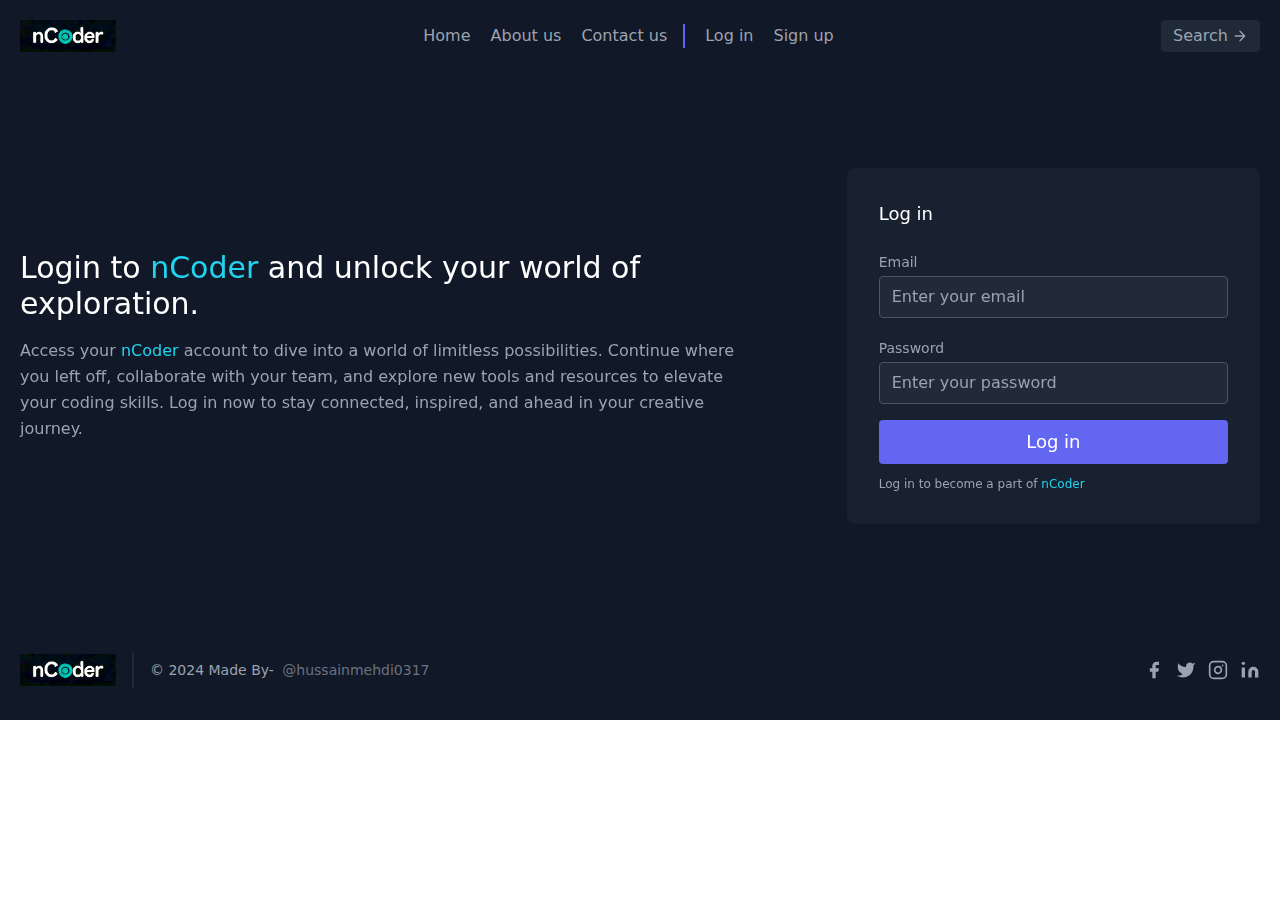
<file: src/login.html>
<!DOCTYPE html>
<html lang="en">
  <head>
    <meta charset="UTF-8" />
    <meta name="viewport" content="width=device-width, initial-scale=1.0" />
    <title>nCoder || Login in</title>
    <link rel="stylesheet" href="./output.css" />
    <link href="https://unpkg.com/aos@2.3.1/dist/aos.css" rel="stylesheet">
  </head>
  <body>
    <header class="text-gray-400 bg-gray-900 body-font">
      <div 
        class="container mx-auto flex flex-wrap p-5 flex-col md:flex-row items-center"
      >
        <a
        href="./index.html"
          class="flex title-font font-medium items-center text-white mb-4 md:mb-0"
        >
          <img
            src="WhatsApp Image 2024-07-22 at 11.32.00_411bed60.jpg"
            alt=""
            class="w-24"
          />
        </a>
        <nav
          class="md:ml-auto md:mr-auto flex flex-wrap items-center text-base justify-center"
        >
          <a href="index.html" class="mr-5 hover:text-white cursor-pointer"
            >Home</a
          >
          <a href="About-us.html" class="mr-5 hover:text-white cursor-pointer"
            >About us</a
          >
          <a
            href="contact-us.html"
            class="mr-5 border-r-2 border-indigo-500 pr-4 hover:text-white cursor-pointer"
            >Contact us</a
          >
          <a href="login.html" class="mr-5 hover:text-white cursor-pointer"
            >Log in</a
          >
          <a href="signup.html" class="mr-5 hover:text-white cursor-pointer"
            >Sign up</a
          >
        </nav>
        <button
          class="inline-flex items-center bg-gray-800 border-0 py-1 px-3 focus:outline-none hover:bg-gray-700 rounded text-base mt-4 md:mt-0"
        >
          Search
          <svg
            fill="none"
            stroke="currentColor"
            stroke-linecap="round"
            stroke-linejoin="round"
            stroke-width="2"
            class="w-4 h-4 ml-1"
            viewBox="0 0 24 24"
          >
            <path d="M5 12h14M12 5l7 7-7 7"></path>
          </svg>
        </button>
      </div>
    </header>

    <!-- login -->
    <section class="text-gray-400 bg-gray-900 body-font">
      <div class="container px-5 py-24 mx-auto flex flex-wrap items-center">
        <div data-aos="fade-right" data-aos-duration="1200" class="lg:w-3/5 md:w-1/2 md:pr-16 lg:pr-0 pr-0">
          <h1 class="title-font font-medium text-3xl text-white">
            Login to
            <span class="text-cyan-400">
              <span class="text-cyan-400"> nCoder </span>
            </span>
            and unlock your world of exploration.
          </h1>
          <p class="leading-relaxed mt-4">
            Access your <span class="text-cyan-400"> nCoder </span> account to
            dive into a world of limitless possibilities. Continue where you
            left off, collaborate with your team, and explore new tools and
            resources to elevate your coding skills. Log in now to stay
            connected, inspired, and ahead in your creative journey.
          </p>
        </div>
        <div data-aos="fade-left" data-aos-duration="1200"
          class="lg:w-2/6 md:w-1/2 bg-gray-800 bg-opacity-50 rounded-lg p-8 flex flex-col md:ml-auto w-full mt-10 md:mt-0"
        >
          <h2 class="text-white text-lg font-medium title-font mb-5">Log in</h2>
          <div class="relative mb-4">
            <label for="email" class="leading-7 text-sm text-gray-400"
              >Email</label
            >
            <input
              type="email"
              placeholder="Enter your email"
              id="full-name"
              name="full-name"
              class="w-full bg-gray-600 bg-opacity-20 focus:bg-transparent focus:ring-2 focus:ring-indigo-900 rounded border border-gray-600 focus:border-indigo-500 text-base outline-none text-gray-100 py-1 px-3 leading-8 transition-colors duration-200 ease-in-out"
            />
          </div>
          <div class="relative mb-4">
            <label for="password" class="leading-7 text-sm text-gray-400"
              >Password</label
            >
            <input
              type="password"
              placeholder="Enter your password"
              id="email"
              name="email"
              class="w-full bg-gray-600 bg-opacity-20 focus:bg-transparent focus:ring-2 focus:ring-indigo-900 rounded border border-gray-600 focus:border-indigo-500 text-base outline-none text-gray-100 py-1 px-3 leading-8 transition-colors duration-200 ease-in-out"
            />
          </div>
          <button
            class="text-white bg-indigo-500 border-0 py-2 px-8 focus:outline-none hover:bg-indigo-600 rounded text-lg"
          >
            Log in
          </button>
          <p class="text-xs mt-3">Log in to become a part of <span  class="text-cyan-400">nCoder</span></p>
        </div>
      </div>
    </section>

    <!-- footer -->
    <footer class="text-gray-400 bg-gray-900 body-font">
      <div
        class="container px-5 py-8 mx-auto flex items-center sm:flex-row flex-col"
      >
        <a
          href="index.html"
          class="flex title-font font-medium items-center md:justify-start justify-center text-white"
        >
          <img
            src=" WhatsApp Image 2024-07-22 at 11.32.00_411bed60.jpg"
            alt=""
            class="w-24"
          />
        </a>
        <p
          class="text-sm text-gray-400 sm:ml-4 sm:pl-4 sm:border-l-2 sm:border-gray-800 sm:py-2 sm:mt-0 mt-4"
        >
          © 2024 Made By-
          <a
            href="https://www.instagram.com/"
            target="_blank"
            class="text-gray-500 ml-1"
            target="_blank"
            rel="noopener noreferrer"
            >@hussainmehdi0317</a
          >
        </p>
        <span
          class="inline-flex sm:ml-auto sm:mt-0 mt-4 justify-center sm:justify-start"
        >
          <a
            href="https://www.facebook.com/"
            target="_blank"
            class="text-gray-400"
          >
            <svg
              fill="currentColor"
              stroke-linecap="round"
              stroke-linejoin="round"
              stroke-width="2"
              class="w-5 h-5"
              viewBox="0 0 24 24"
            >
              <path
                d="M18 2h-3a5 5 0 00-5 5v3H7v4h3v8h4v-8h3l1-4h-4V7a1 1 0 011-1h3z"
              ></path>
            </svg>
          </a>
          <a href="https://x.com/" target="_blank" class="ml-3 text-gray-400">
            <svg
              fill="currentColor"
              stroke-linecap="round"
              stroke-linejoin="round"
              stroke-width="2"
              class="w-5 h-5"
              viewBox="0 0 24 24"
            >
              <path
                d="M23 3a10.9 10.9 0 01-3.14 1.53 4.48 4.48 0 00-7.86 3v1A10.66 10.66 0 013 4s-4 9 5 13a11.64 11.64 0 01-7 2c9 5 20 0 20-11.5a4.5 4.5 0 00-.08-.83A7.72 7.72 0 0023 3z"
              ></path>
            </svg>
          </a>
          <a
            href="https://www.instagram.com/"
            target="_blank"
            class="ml-3 text-gray-400"
          >
            <svg
              fill="none"
              stroke="currentColor"
              stroke-linecap="round"
              stroke-linejoin="round"
              stroke-width="2"
              class="w-5 h-5"
              viewBox="0 0 24 24"
            >
              <rect width="20" height="20" x="2" y="2" rx="5" ry="5"></rect>
              <path
                d="M16 11.37A4 4 0 1112.63 8 4 4 0 0116 11.37zm1.5-4.87h.01"
              ></path>
            </svg>
          </a>
          <a
            href="https://www.linkedin.com/"
            target="_blank"
            class="ml-3 text-gray-400"
          >
            <svg
              fill="currentColor"
              stroke="currentColor"
              stroke-linecap="round"
              stroke-linejoin="round"
              stroke-width="0"
              class="w-5 h-5"
              viewBox="0 0 24 24"
            >
              <path
                stroke="none"
                d="M16 8a6 6 0 016 6v7h-4v-7a2 2 0 00-2-2 2 2 0 00-2 2v7h-4v-7a6 6 0 016-6zM2 9h4v12H2z"
              ></path>
              <circle cx="4" cy="4" r="2" stroke="none"></circle>
            </svg>
          </a>
        </span>
      </div>
    </footer>
    <script src="https://unpkg.com/aos@2.3.1/dist/aos.js"></script>
    <script>
      AOS.init();
    </script>
  </body>
</html>
</file>
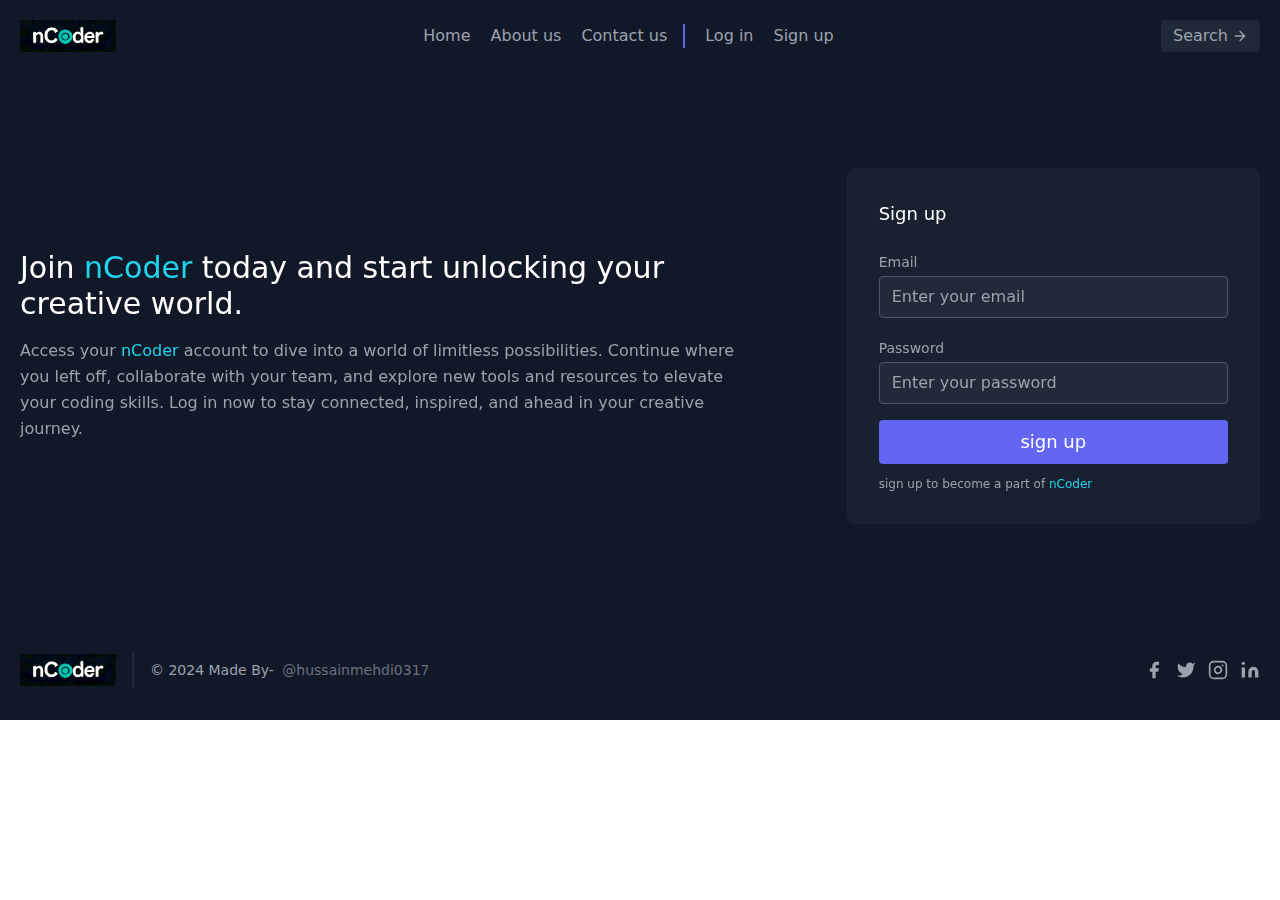
<file: src/signup.html>
<!DOCTYPE html>
<html lang="en">
  <head>
    <meta charset="UTF-8" />
    <meta name="viewport" content="width=device-width, initial-scale=1.0" />
    <title>nCoder || Sign up</title>
    <link rel="stylesheet" href="./output.css" />
    <link rel="shortcut icon" href="./WhatsApp Image 2024-07-22 at 11.32.00_411bed60.jpg" type="image/x-icon">
    <link href="https://unpkg.com/aos@2.3.1/dist/aos.css" rel="stylesheet">
  </head>
  <body>
    <header class="text-gray-400 bg-gray-900 body-font">
      <div 
        class="container mx-auto flex flex-wrap p-5 flex-col md:flex-row items-center"
      >
        <a
          href="./index.html"
          class="flex title-font font-medium items-center text-white mb-4 md:mb-0"
        >
          <img
            src=" WhatsApp Image 2024-07-22 at 11.32.00_411bed60.jpg"
            alt=""
            class="w-24"
          />
        </a>
        <nav
          class="md:ml-auto md:mr-auto flex flex-wrap items-center text-base justify-center"
        >
          <a href="index.html" class="mr-5 hover:text-white cursor-pointer"
            >Home</a
          >
          <a href="About-us.html" class="mr-5 hover:text-white cursor-pointer"
            >About us</a
          >
          <a
            href="contact-us.html"
            class="mr-5 border-r-2 border-indigo-500 pr-4  hover:text-white cursor-pointer"
            >Contact us</a
          >
          <a href="login.html" class="mr-5 hover:text-white cursor-pointer"
            >Log in</a
          >
          <a href="signup.html" class="mr-5 hover:text-white cursor-pointer"
            >Sign up</a
          >
        </nav>
        <button
          class="inline-flex items-center bg-gray-800 border-0 py-1 px-3 focus:outline-none hover:bg-gray-700 rounded text-base mt-4 md:mt-0"
        >
          Search
          <svg
            fill="none"
            stroke="currentColor"
            stroke-linecap="round"
            stroke-linejoin="round"
            stroke-width="2"
            class="w-4 h-4 ml-1"
            viewBox="0 0 24 24"
          >
            <path d="M5 12h14M12 5l7 7-7 7"></path>
          </svg>
        </button>
      </div>
    </header>
    <!-- login -->
    <section class="text-gray-400 bg-gray-900 body-font">
      <div  class="container px-5 py-24 mx-auto flex flex-wrap items-center">
        <div data-aos="fade-right" data-aos-duration="1200"class="lg:w-3/5 md:w-1/2 md:pr-16 lg:pr-0 pr-0">
          <h1 class="title-font font-medium text-3xl text-white">
            Join
            <span class="text-cyan-400">
              <span class="text-cyan-400"> nCoder </span>
            </span>
            today and start unlocking your creative world.
          </h1>
          <p class="leading-relaxed mt-4">
            Access your <span class="text-cyan-400"> nCoder </span> account to
            dive into a world of limitless possibilities. Continue where you
            left off, collaborate with your team, and explore new tools and
            resources to elevate your coding skills. Log in now to stay
            connected, inspired, and ahead in your creative journey.
          </p>
        </div>
        <div  data-aos="fade-left" data-aos-duration="1200"
          class="lg:w-2/6 md:w-1/2 bg-gray-800 bg-opacity-50 rounded-lg p-8 flex flex-col md:ml-auto w-full mt-10 md:mt-0"
        >
          <h2 class="text-white text-lg font-medium title-font mb-5">
            Sign up
          </h2>
          <div class="relative mb-4">
            <label for="email" class="leading-7 text-sm text-gray-400"
              >Email</label
            >
            <input
              type="email"
              placeholder="Enter your email"
              id="full-name"
              name="full-name"
              class="w-full bg-gray-600 bg-opacity-20 focus:bg-transparent focus:ring-2 focus:ring-indigo-900 rounded border border-gray-600 focus:border-indigo-500 text-base outline-none text-gray-100 py-1 px-3 leading-8 transition-colors duration-200 ease-in-out"
            />
          </div>
          <div class="relative mb-4">
            <label for="password" class="leading-7 text-sm text-gray-400"
              >Password</label
            >
            <input
              type="password"
              placeholder="Enter your password"
              id="email"
              name="email"
              class="w-full bg-gray-600 bg-opacity-20 focus:bg-transparent focus:ring-2 focus:ring-indigo-900 rounded border border-gray-600 focus:border-indigo-500 text-base outline-none text-gray-100 py-1 px-3 leading-8 transition-colors duration-200 ease-in-out"
            />
          </div>
          <button
            class="text-white bg-indigo-500 border-0 py-2 px-8 focus:outline-none hover:bg-indigo-600 rounded text-lg"
          >
            sign up
          </button>
          <p class="text-xs mt-3">sign up to become a part of <span class="text-cyan-400">nCoder</span></p>
        </div>
      </div>
    </section>

    <!-- footer -->
    <footer class="text-gray-400 bg-gray-900 body-font">
      <div
        class="container px-5 py-8 mx-auto flex items-center sm:flex-row flex-col"
      >
        <a
          href="index.html"
          class="flex title-font font-medium items-center md:justify-start justify-center text-white"
        >
          <img
            src=" WhatsApp Image 2024-07-22 at 11.32.00_411bed60.jpg"
            alt=""
            class="w-24"
          />
        </a>
        <p
          class="text-sm text-gray-400 sm:ml-4 sm:pl-4 sm:border-l-2 sm:border-gray-800 sm:py-2 sm:mt-0 mt-4"
        >
          © 2024 Made By-
          <a
            href="https://www.instagram.com/"
            target="_blank"
            class="text-gray-500 ml-1"
            target="_blank"
            rel="noopener noreferrer"
            >@hussainmehdi0317</a
          >
        </p>
        <span
          class="inline-flex sm:ml-auto sm:mt-0 mt-4 justify-center sm:justify-start"
        >
          <a
            href="https://www.facebook.com/"
            target="_blank"
            class="text-gray-400"
          >
            <svg
              fill="currentColor"
              stroke-linecap="round"
              stroke-linejoin="round"
              stroke-width="2"
              class="w-5 h-5"
              viewBox="0 0 24 24"
            >
              <path
                d="M18 2h-3a5 5 0 00-5 5v3H7v4h3v8h4v-8h3l1-4h-4V7a1 1 0 011-1h3z"
              ></path>
            </svg>
          </a>
          <a href="https://x.com/" target="_blank" class="ml-3 text-gray-400">
            <svg
              fill="currentColor"
              stroke-linecap="round"
              stroke-linejoin="round"
              stroke-width="2"
              class="w-5 h-5"
              viewBox="0 0 24 24"
            >
              <path
                d="M23 3a10.9 10.9 0 01-3.14 1.53 4.48 4.48 0 00-7.86 3v1A10.66 10.66 0 013 4s-4 9 5 13a11.64 11.64 0 01-7 2c9 5 20 0 20-11.5a4.5 4.5 0 00-.08-.83A7.72 7.72 0 0023 3z"
              ></path>
            </svg>
          </a>
          <a
            href="https://www.instagram.com/"
            target="_blank"
            class="ml-3 text-gray-400"
          >
            <svg
              fill="none"
              stroke="currentColor"
              stroke-linecap="round"
              stroke-linejoin="round"
              stroke-width="2"
              class="w-5 h-5"
              viewBox="0 0 24 24"
            >
              <rect width="20" height="20" x="2" y="2" rx="5" ry="5"></rect>
              <path
                d="M16 11.37A4 4 0 1112.63 8 4 4 0 0116 11.37zm1.5-4.87h.01"
              ></path>
            </svg>
          </a>
          <a
            href="https://www.linkedin.com/"
            target="_blank"
            class="ml-3 text-gray-400"
          >
            <svg
              fill="currentColor"
              stroke="currentColor"
              stroke-linecap="round"
              stroke-linejoin="round"
              stroke-width="0"
              class="w-5 h-5"
              viewBox="0 0 24 24"
            >
              <path
                stroke="none"
                d="M16 8a6 6 0 016 6v7h-4v-7a2 2 0 00-2-2 2 2 0 00-2 2v7h-4v-7a6 6 0 016-6zM2 9h4v12H2z"
              ></path>
              <circle cx="4" cy="4" r="2" stroke="none"></circle>
            </svg>
          </a>
        </span>
      </div>
    </footer>
    <script src="https://unpkg.com/aos@2.3.1/dist/aos.js"></script>
    <script>
      AOS.init();
    </script>
  </body>

</html>
</file>
<file: src/output.css>
/*
! tailwindcss v3.4.6 | MIT License | https://tailwindcss.com
*/

/*
1. Prevent padding and border from affecting element width. (https://github.com/mozdevs/cssremedy/issues/4)
2. Allow adding a border to an element by just adding a border-width. (https://github.com/tailwindcss/tailwindcss/pull/116)
*/

*,
::before,
::after {
  box-sizing: border-box;
  /* 1 */
  border-width: 0;
  /* 2 */
  border-style: solid;
  /* 2 */
  border-color: #e5e7eb;
  /* 2 */
}

::before,
::after {
  --tw-content: '';
}

/*
1. Use a consistent sensible line-height in all browsers.
2. Prevent adjustments of font size after orientation changes in iOS.
3. Use a more readable tab size.
4. Use the user's configured `sans` font-family by default.
5. Use the user's configured `sans` font-feature-settings by default.
6. Use the user's configured `sans` font-variation-settings by default.
7. Disable tap highlights on iOS
*/

html,
:host {
  line-height: 1.5;
  /* 1 */
  -webkit-text-size-adjust: 100%;
  /* 2 */
  -moz-tab-size: 4;
  /* 3 */
  -o-tab-size: 4;
     tab-size: 4;
  /* 3 */
  font-family: ui-sans-serif, system-ui, sans-serif, "Apple Color Emoji", "Segoe UI Emoji", "Segoe UI Symbol", "Noto Color Emoji";
  /* 4 */
  font-feature-settings: normal;
  /* 5 */
  font-variation-settings: normal;
  /* 6 */
  -webkit-tap-highlight-color: transparent;
  /* 7 */
}

/*
1. Remove the margin in all browsers.
2. Inherit line-height from `html` so users can set them as a class directly on the `html` element.
*/

body {
  margin: 0;
  /* 1 */
  line-height: inherit;
  /* 2 */
}

/*
1. Add the correct height in Firefox.
2. Correct the inheritance of border color in Firefox. (https://bugzilla.mozilla.org/show_bug.cgi?id=190655)
3. Ensure horizontal rules are visible by default.
*/

hr {
  height: 0;
  /* 1 */
  color: inherit;
  /* 2 */
  border-top-width: 1px;
  /* 3 */
}

/*
Add the correct text decoration in Chrome, Edge, and Safari.
*/

abbr:where([title]) {
  -webkit-text-decoration: underline dotted;
          text-decoration: underline dotted;
}

/*
Remove the default font size and weight for headings.
*/

h1,
h2,
h3,
h4,
h5,
h6 {
  font-size: inherit;
  font-weight: inherit;
}

/*
Reset links to optimize for opt-in styling instead of opt-out.
*/

a {
  color: inherit;
  text-decoration: inherit;
}

/*
Add the correct font weight in Edge and Safari.
*/

b,
strong {
  font-weight: bolder;
}

/*
1. Use the user's configured `mono` font-family by default.
2. Use the user's configured `mono` font-feature-settings by default.
3. Use the user's configured `mono` font-variation-settings by default.
4. Correct the odd `em` font sizing in all browsers.
*/

code,
kbd,
samp,
pre {
  font-family: ui-monospace, SFMono-Regular, Menlo, Monaco, Consolas, "Liberation Mono", "Courier New", monospace;
  /* 1 */
  font-feature-settings: normal;
  /* 2 */
  font-variation-settings: normal;
  /* 3 */
  font-size: 1em;
  /* 4 */
}

/*
Add the correct font size in all browsers.
*/

small {
  font-size: 80%;
}

/*
Prevent `sub` and `sup` elements from affecting the line height in all browsers.
*/

sub,
sup {
  font-size: 75%;
  line-height: 0;
  position: relative;
  vertical-align: baseline;
}

sub {
  bottom: -0.25em;
}

sup {
  top: -0.5em;
}

/*
1. Remove text indentation from table contents in Chrome and Safari. (https://bugs.chromium.org/p/chromium/issues/detail?id=999088, https://bugs.webkit.org/show_bug.cgi?id=201297)
2. Correct table border color inheritance in all Chrome and Safari. (https://bugs.chromium.org/p/chromium/issues/detail?id=935729, https://bugs.webkit.org/show_bug.cgi?id=195016)
3. Remove gaps between table borders by default.
*/

table {
  text-indent: 0;
  /* 1 */
  border-color: inherit;
  /* 2 */
  border-collapse: collapse;
  /* 3 */
}

/*
1. Change the font styles in all browsers.
2. Remove the margin in Firefox and Safari.
3. Remove default padding in all browsers.
*/

button,
input,
optgroup,
select,
textarea {
  font-family: inherit;
  /* 1 */
  font-feature-settings: inherit;
  /* 1 */
  font-variation-settings: inherit;
  /* 1 */
  font-size: 100%;
  /* 1 */
  font-weight: inherit;
  /* 1 */
  line-height: inherit;
  /* 1 */
  letter-spacing: inherit;
  /* 1 */
  color: inherit;
  /* 1 */
  margin: 0;
  /* 2 */
  padding: 0;
  /* 3 */
}

/*
Remove the inheritance of text transform in Edge and Firefox.
*/

button,
select {
  text-transform: none;
}

/*
1. Correct the inability to style clickable types in iOS and Safari.
2. Remove default button styles.
*/

button,
input:where([type='button']),
input:where([type='reset']),
input:where([type='submit']) {
  -webkit-appearance: button;
  /* 1 */
  background-color: transparent;
  /* 2 */
  background-image: none;
  /* 2 */
}

/*
Use the modern Firefox focus style for all focusable elements.
*/

:-moz-focusring {
  outline: auto;
}

/*
Remove the additional `:invalid` styles in Firefox. (https://github.com/mozilla/gecko-dev/blob/2f9eacd9d3d995c937b4251a5557d95d494c9be1/layout/style/res/forms.css#L728-L737)
*/

:-moz-ui-invalid {
  box-shadow: none;
}

/*
Add the correct vertical alignment in Chrome and Firefox.
*/

progress {
  vertical-align: baseline;
}

/*
Correct the cursor style of increment and decrement buttons in Safari.
*/

::-webkit-inner-spin-button,
::-webkit-outer-spin-button {
  height: auto;
}

/*
1. Correct the odd appearance in Chrome and Safari.
2. Correct the outline style in Safari.
*/

[type='search'] {
  -webkit-appearance: textfield;
  /* 1 */
  outline-offset: -2px;
  /* 2 */
}

/*
Remove the inner padding in Chrome and Safari on macOS.
*/

::-webkit-search-decoration {
  -webkit-appearance: none;
}

/*
1. Correct the inability to style clickable types in iOS and Safari.
2. Change font properties to `inherit` in Safari.
*/

::-webkit-file-upload-button {
  -webkit-appearance: button;
  /* 1 */
  font: inherit;
  /* 2 */
}

/*
Add the correct display in Chrome and Safari.
*/

summary {
  display: list-item;
}

/*
Removes the default spacing and border for appropriate elements.
*/

blockquote,
dl,
dd,
h1,
h2,
h3,
h4,
h5,
h6,
hr,
figure,
p,
pre {
  margin: 0;
}

fieldset {
  margin: 0;
  padding: 0;
}

legend {
  padding: 0;
}

ol,
ul,
menu {
  list-style: none;
  margin: 0;
  padding: 0;
}

/*
Reset default styling for dialogs.
*/

dialog {
  padding: 0;
}

/*
Prevent resizing textareas horizontally by default.
*/

textarea {
  resize: vertical;
}

/*
1. Reset the default placeholder opacity in Firefox. (https://github.com/tailwindlabs/tailwindcss/issues/3300)
2. Set the default placeholder color to the user's configured gray 400 color.
*/

input::-moz-placeholder, textarea::-moz-placeholder {
  opacity: 1;
  /* 1 */
  color: #9ca3af;
  /* 2 */
}

input::placeholder,
textarea::placeholder {
  opacity: 1;
  /* 1 */
  color: #9ca3af;
  /* 2 */
}

/*
Set the default cursor for buttons.
*/

button,
[role="button"] {
  cursor: pointer;
}

/*
Make sure disabled buttons don't get the pointer cursor.
*/

:disabled {
  cursor: default;
}

/*
1. Make replaced elements `display: block` by default. (https://github.com/mozdevs/cssremedy/issues/14)
2. Add `vertical-align: middle` to align replaced elements more sensibly by default. (https://github.com/jensimmons/cssremedy/issues/14#issuecomment-634934210)
   This can trigger a poorly considered lint error in some tools but is included by design.
*/

img,
svg,
video,
canvas,
audio,
iframe,
embed,
object {
  display: block;
  /* 1 */
  vertical-align: middle;
  /* 2 */
}

/*
Constrain images and videos to the parent width and preserve their intrinsic aspect ratio. (https://github.com/mozdevs/cssremedy/issues/14)
*/

img,
video {
  max-width: 100%;
  height: auto;
}

/* Make elements with the HTML hidden attribute stay hidden by default */

[hidden] {
  display: none;
}

*, ::before, ::after {
  --tw-border-spacing-x: 0;
  --tw-border-spacing-y: 0;
  --tw-translate-x: 0;
  --tw-translate-y: 0;
  --tw-rotate: 0;
  --tw-skew-x: 0;
  --tw-skew-y: 0;
  --tw-scale-x: 1;
  --tw-scale-y: 1;
  --tw-pan-x:  ;
  --tw-pan-y:  ;
  --tw-pinch-zoom:  ;
  --tw-scroll-snap-strictness: proximity;
  --tw-gradient-from-position:  ;
  --tw-gradient-via-position:  ;
  --tw-gradient-to-position:  ;
  --tw-ordinal:  ;
  --tw-slashed-zero:  ;
  --tw-numeric-figure:  ;
  --tw-numeric-spacing:  ;
  --tw-numeric-fraction:  ;
  --tw-ring-inset:  ;
  --tw-ring-offset-width: 0px;
  --tw-ring-offset-color: #fff;
  --tw-ring-color: rgb(59 130 246 / 0.5);
  --tw-ring-offset-shadow: 0 0 #0000;
  --tw-ring-shadow: 0 0 #0000;
  --tw-shadow: 0 0 #0000;
  --tw-shadow-colored: 0 0 #0000;
  --tw-blur:  ;
  --tw-brightness:  ;
  --tw-contrast:  ;
  --tw-grayscale:  ;
  --tw-hue-rotate:  ;
  --tw-invert:  ;
  --tw-saturate:  ;
  --tw-sepia:  ;
  --tw-drop-shadow:  ;
  --tw-backdrop-blur:  ;
  --tw-backdrop-brightness:  ;
  --tw-backdrop-contrast:  ;
  --tw-backdrop-grayscale:  ;
  --tw-backdrop-hue-rotate:  ;
  --tw-backdrop-invert:  ;
  --tw-backdrop-opacity:  ;
  --tw-backdrop-saturate:  ;
  --tw-backdrop-sepia:  ;
  --tw-contain-size:  ;
  --tw-contain-layout:  ;
  --tw-contain-paint:  ;
  --tw-contain-style:  ;
}

::backdrop {
  --tw-border-spacing-x: 0;
  --tw-border-spacing-y: 0;
  --tw-translate-x: 0;
  --tw-translate-y: 0;
  --tw-rotate: 0;
  --tw-skew-x: 0;
  --tw-skew-y: 0;
  --tw-scale-x: 1;
  --tw-scale-y: 1;
  --tw-pan-x:  ;
  --tw-pan-y:  ;
  --tw-pinch-zoom:  ;
  --tw-scroll-snap-strictness: proximity;
  --tw-gradient-from-position:  ;
  --tw-gradient-via-position:  ;
  --tw-gradient-to-position:  ;
  --tw-ordinal:  ;
  --tw-slashed-zero:  ;
  --tw-numeric-figure:  ;
  --tw-numeric-spacing:  ;
  --tw-numeric-fraction:  ;
  --tw-ring-inset:  ;
  --tw-ring-offset-width: 0px;
  --tw-ring-offset-color: #fff;
  --tw-ring-color: rgb(59 130 246 / 0.5);
  --tw-ring-offset-shadow: 0 0 #0000;
  --tw-ring-shadow: 0 0 #0000;
  --tw-shadow: 0 0 #0000;
  --tw-shadow-colored: 0 0 #0000;
  --tw-blur:  ;
  --tw-brightness:  ;
  --tw-contrast:  ;
  --tw-grayscale:  ;
  --tw-hue-rotate:  ;
  --tw-invert:  ;
  --tw-saturate:  ;
  --tw-sepia:  ;
  --tw-drop-shadow:  ;
  --tw-backdrop-blur:  ;
  --tw-backdrop-brightness:  ;
  --tw-backdrop-contrast:  ;
  --tw-backdrop-grayscale:  ;
  --tw-backdrop-hue-rotate:  ;
  --tw-backdrop-invert:  ;
  --tw-backdrop-opacity:  ;
  --tw-backdrop-saturate:  ;
  --tw-backdrop-sepia:  ;
  --tw-contain-size:  ;
  --tw-contain-layout:  ;
  --tw-contain-paint:  ;
  --tw-contain-style:  ;
}

.container {
  width: 100%;
}

@media (min-width: 640px) {
  .container {
    max-width: 640px;
  }
}

@media (min-width: 768px) {
  .container {
    max-width: 768px;
  }
}

@media (min-width: 1024px) {
  .container {
    max-width: 1024px;
  }
}

@media (min-width: 1280px) {
  .container {
    max-width: 1280px;
  }
}

@media (min-width: 1536px) {
  .container {
    max-width: 1536px;
  }
}

.pointer-events-none {
  pointer-events: none;
}

.absolute {
  position: absolute;
}

.relative {
  position: relative;
}

.right-0 {
  right: 0px;
}

.top-0 {
  top: 0px;
}

.order-first {
  order: -9999;
}

.-m-1 {
  margin: -0.25rem;
}

.-m-4 {
  margin: -1rem;
}

.-m-2 {
  margin: -0.5rem;
}

.mx-auto {
  margin-left: auto;
  margin-right: auto;
}

.my-5 {
  margin-top: 1.25rem;
  margin-bottom: 1.25rem;
}

.mb-4 {
  margin-bottom: 1rem;
}

.ml-1 {
  margin-left: 0.25rem;
}

.ml-3 {
  margin-left: 0.75rem;
}

.mr-5 {
  margin-right: 1.25rem;
}

.mt-4 {
  margin-top: 1rem;
}

.mb-16 {
  margin-bottom: 4rem;
}

.mb-8 {
  margin-bottom: 2rem;
}

.ml-4 {
  margin-left: 1rem;
}

.mb-10 {
  margin-bottom: 2.5rem;
}

.mb-20 {
  margin-bottom: 5rem;
}

.mb-1 {
  margin-bottom: 0.25rem;
}

.mb-3 {
  margin-bottom: 0.75rem;
}

.ml-2 {
  margin-left: 0.5rem;
}

.mr-3 {
  margin-right: 0.75rem;
}

.mt-3 {
  margin-top: 0.75rem;
}

.mt-6 {
  margin-top: 1.5rem;
}

.mb-2 {
  margin-bottom: 0.5rem;
}

.mt-20 {
  margin-top: 5rem;
}

.mb-12 {
  margin-bottom: 3rem;
}

.mt-8 {
  margin-top: 2rem;
}

.mb-5 {
  margin-bottom: 1.25rem;
}

.mt-10 {
  margin-top: 2.5rem;
}

.ml-6 {
  margin-left: 1.5rem;
}

.ml-auto {
  margin-left: auto;
}

.mb-6 {
  margin-bottom: 1.5rem;
}

.block {
  display: block;
}

.inline-block {
  display: inline-block;
}

.flex {
  display: flex;
}

.inline-flex {
  display: inline-flex;
}

.hidden {
  display: none;
}

.h-10 {
  height: 2.5rem;
}

.h-4 {
  height: 1rem;
}

.h-full {
  height: 100%;
}

.h-5 {
  height: 1.25rem;
}

.h-8 {
  height: 2rem;
}

.h-20 {
  height: 5rem;
}

.h-32 {
  height: 8rem;
}

.h-12 {
  height: 3rem;
}

.h-6 {
  height: 1.5rem;
}

.h-64 {
  height: 16rem;
}

.h-\[400px\] {
  height: 400px;
}

.w-10 {
  width: 2.5rem;
}

.w-4 {
  width: 1rem;
}

.w-2 {
  width: 0.5rem;
}

.w-1\.5 {
  width: 0.375rem;
}

.w-12 {
  width: 3rem;
}

.w-16 {
  width: 4rem;
}

.w-20 {
  width: 5rem;
}

.w-24 {
  width: 6rem;
}

.w-5\/6 {
  width: 83.333333%;
}

.w-1\/2 {
  width: 50%;
}

.w-full {
  width: 100%;
}

.w-\[\] {
  width: ;
}

.w-\[5\] {
  width: 5;
}

.w-\[501px\] {
  width: 501px;
}

.w-\[px\] {
  width: px;
}

.w-\[600px\] {
  width: 600px;
}

.w-\[601px\] {
  width: 601px;
}

.w-\[502px\] {
  width: 502px;
}

.w-\[503px\] {
  width: 503px;
}

.w-\[500px\] {
  width: 500px;
}

.w-\[720px\] {
  width: 720px;
}

.w-\[720\] {
  width: 720;
}

.w-5 {
  width: 1.25rem;
}

.w-8 {
  width: 2rem;
}

.w-6 {
  width: 1.5rem;
}

.w-\[400px\] {
  width: 400px;
}

.min-w-12 {
  min-width: 3rem;
}

.max-w-5 {
  max-width: 1.25rem;
}

.flex-shrink-0 {
  flex-shrink: 0;
}

.flex-grow {
  flex-grow: 1;
}

.border-spacing-2 {
  --tw-border-spacing-x: 0.5rem;
  --tw-border-spacing-y: 0.5rem;
  border-spacing: var(--tw-border-spacing-x) var(--tw-border-spacing-y);
}

.cursor-pointer {
  cursor: pointer;
}

.resize-none {
  resize: none;
}

.appearance-none {
  -webkit-appearance: none;
     -moz-appearance: none;
          appearance: none;
}

.flex-col {
  flex-direction: column;
}

.flex-wrap {
  flex-wrap: wrap;
}

.items-center {
  align-items: center;
}

.justify-center {
  justify-content: center;
}

.space-x-2 > :not([hidden]) ~ :not([hidden]) {
  --tw-space-x-reverse: 0;
  margin-right: calc(0.5rem * var(--tw-space-x-reverse));
  margin-left: calc(0.5rem * calc(1 - var(--tw-space-x-reverse)));
}

.overflow-hidden {
  overflow: hidden;
}

.rounded {
  border-radius: 0.25rem;
}

.rounded-full {
  border-radius: 9999px;
}

.rounded-lg {
  border-radius: 0.5rem;
}

.border-0 {
  border-width: 0px;
}

.border {
  border-width: 1px;
}

.border-2 {
  border-width: 2px;
}

.border-l {
  border-left-width: 1px;
}

.border-r-4 {
  border-right-width: 4px;
}

.border-r-2 {
  border-right-width: 2px;
}

.border-b {
  border-bottom-width: 1px;
}

.border-t {
  border-top-width: 1px;
}

.border-b-2 {
  border-bottom-width: 2px;
}

.border-l-2 {
  border-left-width: 2px;
}

.border-solid {
  border-style: solid;
}

.border-sky-500 {
  --tw-border-opacity: 1;
  border-color: rgb(14 165 233 / var(--tw-border-opacity));
}

.border-indigo-500 {
  --tw-border-opacity: 1;
  border-color: rgb(99 102 241 / var(--tw-border-opacity));
}

.border-gray-800 {
  --tw-border-opacity: 1;
  border-color: rgb(31 41 55 / var(--tw-border-opacity));
}

.border-gray-700 {
  --tw-border-opacity: 1;
  border-color: rgb(55 65 81 / var(--tw-border-opacity));
}

.border-gray-600 {
  --tw-border-opacity: 1;
  border-color: rgb(75 85 99 / var(--tw-border-opacity));
}

.border-b-zinc-800 {
  --tw-border-opacity: 1;
  border-bottom-color: rgb(39 39 42 / var(--tw-border-opacity));
}

.bg-black {
  --tw-bg-opacity: 1;
  background-color: rgb(0 0 0 / var(--tw-bg-opacity));
}

.bg-gray-800 {
  --tw-bg-opacity: 1;
  background-color: rgb(31 41 55 / var(--tw-bg-opacity));
}

.bg-gray-900 {
  --tw-bg-opacity: 1;
  background-color: rgb(17 24 39 / var(--tw-bg-opacity));
}

.bg-indigo-500 {
  --tw-bg-opacity: 1;
  background-color: rgb(99 102 241 / var(--tw-bg-opacity));
}

.bg-gray-600 {
  --tw-bg-opacity: 1;
  background-color: rgb(75 85 99 / var(--tw-bg-opacity));
}

.bg-gray-700 {
  --tw-bg-opacity: 1;
  background-color: rgb(55 65 81 / var(--tw-bg-opacity));
}

.bg-transparent {
  background-color: transparent;
}

.bg-opacity-60 {
  --tw-bg-opacity: 0.6;
}

.bg-opacity-40 {
  --tw-bg-opacity: 0.4;
}

.bg-opacity-20 {
  --tw-bg-opacity: 0.2;
}

.bg-opacity-50 {
  --tw-bg-opacity: 0.5;
}

.object-cover {
  -o-object-fit: cover;
     object-fit: cover;
}

.object-center {
  -o-object-position: center;
     object-position: center;
}

.p-2 {
  padding: 0.5rem;
}

.p-5 {
  padding: 1.25rem;
}

.p-1 {
  padding: 0.25rem;
}

.p-4 {
  padding: 1rem;
}

.p-8 {
  padding: 2rem;
}

.p-0 {
  padding: 0px;
}

.px-3 {
  padding-left: 0.75rem;
  padding-right: 0.75rem;
}

.py-1 {
  padding-top: 0.25rem;
  padding-bottom: 0.25rem;
}

.px-5 {
  padding-left: 1.25rem;
  padding-right: 1.25rem;
}

.px-6 {
  padding-left: 1.5rem;
  padding-right: 1.5rem;
}

.py-2 {
  padding-top: 0.5rem;
  padding-bottom: 0.5rem;
}

.py-24 {
  padding-top: 6rem;
  padding-bottom: 6rem;
}

.py-10 {
  padding-top: 2.5rem;
  padding-bottom: 2.5rem;
}

.py-9 {
  padding-top: 2.25rem;
  padding-bottom: 2.25rem;
}

.py-16 {
  padding-top: 4rem;
  padding-bottom: 4rem;
}

.py-20 {
  padding-top: 5rem;
  padding-bottom: 5rem;
}

.px-8 {
  padding-left: 2rem;
  padding-right: 2rem;
}

.py-8 {
  padding-top: 2rem;
  padding-bottom: 2rem;
}

.px-4 {
  padding-left: 1rem;
  padding-right: 1rem;
}

.py-6 {
  padding-top: 1.5rem;
  padding-bottom: 1.5rem;
}

.px-1 {
  padding-left: 0.25rem;
  padding-right: 0.25rem;
}

.pr-4 {
  padding-right: 1rem;
}

.pb-10 {
  padding-bottom: 2.5rem;
}

.pt-8 {
  padding-top: 2rem;
}

.pr-0 {
  padding-right: 0px;
}

.pb-5 {
  padding-bottom: 1.25rem;
}

.pl-3 {
  padding-left: 0.75rem;
}

.pr-10 {
  padding-right: 2.5rem;
}

.text-center {
  text-align: center;
}

.text-base {
  font-size: 1rem;
  line-height: 1.5rem;
}

.text-xl {
  font-size: 1.25rem;
  line-height: 1.75rem;
}

.text-3xl {
  font-size: 1.875rem;
  line-height: 2.25rem;
}

.text-lg {
  font-size: 1.125rem;
  line-height: 1.75rem;
}

.text-2xl {
  font-size: 1.5rem;
  line-height: 2rem;
}

.text-xs {
  font-size: 0.75rem;
  line-height: 1rem;
}

.text-sm {
  font-size: 0.875rem;
  line-height: 1.25rem;
}

.font-medium {
  font-weight: 500;
}

.leading-relaxed {
  line-height: 1.625;
}

.leading-6 {
  line-height: 1.5rem;
}

.leading-7 {
  line-height: 1.75rem;
}

.leading-8 {
  line-height: 2rem;
}

.leading-normal {
  line-height: 1.5;
}

.tracking-widest {
  letter-spacing: 0.1em;
}

.text-red-600 {
  --tw-text-opacity: 1;
  color: rgb(220 38 38 / var(--tw-text-opacity));
}

.text-gray-400 {
  --tw-text-opacity: 1;
  color: rgb(156 163 175 / var(--tw-text-opacity));
}

.text-white {
  --tw-text-opacity: 1;
  color: rgb(255 255 255 / var(--tw-text-opacity));
}

.text-green-700 {
  --tw-text-opacity: 1;
  color: rgb(21 128 61 / var(--tw-text-opacity));
}

.text-indigo-400 {
  --tw-text-opacity: 1;
  color: rgb(129 140 248 / var(--tw-text-opacity));
}

.text-gray-500 {
  --tw-text-opacity: 1;
  color: rgb(107 114 128 / var(--tw-text-opacity));
}

.text-gray-100 {
  --tw-text-opacity: 1;
  color: rgb(243 244 246 / var(--tw-text-opacity));
}

.text-cyan-400 {
  --tw-text-opacity: 1;
  color: rgb(34 211 238 / var(--tw-text-opacity));
}

.text-gray-600 {
  --tw-text-opacity: 1;
  color: rgb(75 85 99 / var(--tw-text-opacity));
}

.outline-none {
  outline: 2px solid transparent;
  outline-offset: 2px;
}

.backdrop-blur-0 {
  --tw-backdrop-blur: blur(0);
  -webkit-backdrop-filter: var(--tw-backdrop-blur) var(--tw-backdrop-brightness) var(--tw-backdrop-contrast) var(--tw-backdrop-grayscale) var(--tw-backdrop-hue-rotate) var(--tw-backdrop-invert) var(--tw-backdrop-opacity) var(--tw-backdrop-saturate) var(--tw-backdrop-sepia);
  backdrop-filter: var(--tw-backdrop-blur) var(--tw-backdrop-brightness) var(--tw-backdrop-contrast) var(--tw-backdrop-grayscale) var(--tw-backdrop-hue-rotate) var(--tw-backdrop-invert) var(--tw-backdrop-opacity) var(--tw-backdrop-saturate) var(--tw-backdrop-sepia);
}

.transition-colors {
  transition-property: color, background-color, border-color, text-decoration-color, fill, stroke;
  transition-timing-function: cubic-bezier(0.4, 0, 0.2, 1);
  transition-duration: 150ms;
}

.duration-200 {
  transition-duration: 200ms;
}

.ease-in-out {
  transition-timing-function: cubic-bezier(0.4, 0, 0.2, 1);
}

.hover\:bg-gray-700:hover {
  --tw-bg-opacity: 1;
  background-color: rgb(55 65 81 / var(--tw-bg-opacity));
}

.hover\:bg-indigo-600:hover {
  --tw-bg-opacity: 1;
  background-color: rgb(79 70 229 / var(--tw-bg-opacity));
}

.hover\:text-white:hover {
  --tw-text-opacity: 1;
  color: rgb(255 255 255 / var(--tw-text-opacity));
}

.focus\:border-indigo-500:focus {
  --tw-border-opacity: 1;
  border-color: rgb(99 102 241 / var(--tw-border-opacity));
}

.focus\:bg-gray-900:focus {
  --tw-bg-opacity: 1;
  background-color: rgb(17 24 39 / var(--tw-bg-opacity));
}

.focus\:bg-transparent:focus {
  background-color: transparent;
}

.focus\:outline-none:focus {
  outline: 2px solid transparent;
  outline-offset: 2px;
}

.focus\:ring-2:focus {
  --tw-ring-offset-shadow: var(--tw-ring-inset) 0 0 0 var(--tw-ring-offset-width) var(--tw-ring-offset-color);
  --tw-ring-shadow: var(--tw-ring-inset) 0 0 0 calc(2px + var(--tw-ring-offset-width)) var(--tw-ring-color);
  box-shadow: var(--tw-ring-offset-shadow), var(--tw-ring-shadow), var(--tw-shadow, 0 0 #0000);
}

.focus\:ring-indigo-900:focus {
  --tw-ring-opacity: 1;
  --tw-ring-color: rgb(49 46 129 / var(--tw-ring-opacity));
}

@media (min-width: 640px) {
  .sm\:order-none {
    order: 0;
  }

  .sm\:mr-10 {
    margin-right: 2.5rem;
  }

  .sm\:mt-0 {
    margin-top: 0px;
  }

  .sm\:ml-10 {
    margin-left: 2.5rem;
  }

  .sm\:ml-4 {
    margin-left: 1rem;
  }

  .sm\:ml-auto {
    margin-left: auto;
  }

  .sm\:h-16 {
    height: 4rem;
  }

  .sm\:h-32 {
    height: 8rem;
  }

  .sm\:w-16 {
    width: 4rem;
  }

  .sm\:w-32 {
    width: 8rem;
  }

  .sm\:w-1\/2 {
    width: 50%;
  }

  .sm\:flex-row {
    flex-direction: row;
  }

  .sm\:justify-start {
    justify-content: flex-start;
  }

  .sm\:border-l-2 {
    border-left-width: 2px;
  }

  .sm\:border-gray-800 {
    --tw-border-opacity: 1;
    border-color: rgb(31 41 55 / var(--tw-border-opacity));
  }

  .sm\:py-2 {
    padding-top: 0.5rem;
    padding-bottom: 0.5rem;
  }

  .sm\:pl-4 {
    padding-left: 1rem;
  }

  .sm\:text-left {
    text-align: left;
  }

  .sm\:text-4xl {
    font-size: 2.25rem;
    line-height: 2.5rem;
  }

  .sm\:text-3xl {
    font-size: 1.875rem;
    line-height: 2.25rem;
  }
}

@media (min-width: 768px) {
  .md\:-m-2 {
    margin: -0.5rem;
  }

  .md\:mb-0 {
    margin-bottom: 0px;
  }

  .md\:ml-auto {
    margin-left: auto;
  }

  .md\:mr-auto {
    margin-right: auto;
  }

  .md\:mt-0 {
    margin-top: 0px;
  }

  .md\:w-1\/2 {
    width: 50%;
  }

  .md\:w-1\/3 {
    width: 33.333333%;
  }

  .md\:w-2\/3 {
    width: 66.666667%;
  }

  .md\:w-1\/4 {
    width: 25%;
  }

  .md\:flex-row {
    flex-direction: row;
  }

  .md\:items-start {
    align-items: flex-start;
  }

  .md\:justify-start {
    justify-content: flex-start;
  }

  .md\:p-2 {
    padding: 0.5rem;
  }

  .md\:pr-16 {
    padding-right: 4rem;
  }

  .md\:pl-16 {
    padding-left: 4rem;
  }

  .md\:text-left {
    text-align: left;
  }
}

@media (min-width: 1024px) {
  .lg\:mb-0 {
    margin-bottom: 0px;
  }

  .lg\:mt-0 {
    margin-top: 0px;
  }

  .lg\:inline-block {
    display: inline-block;
  }

  .lg\:h-auto {
    height: auto;
  }

  .lg\:w-full {
    width: 100%;
  }

  .lg\:w-1\/3 {
    width: 33.333333%;
  }

  .lg\:w-2\/3 {
    width: 66.666667%;
  }

  .lg\:w-3\/5 {
    width: 60%;
  }

  .lg\:w-1\/2 {
    width: 50%;
  }

  .lg\:w-2\/6 {
    width: 33.333333%;
  }

  .lg\:w-4\/5 {
    width: 80%;
  }

  .lg\:max-w-lg {
    max-width: 32rem;
  }

  .lg\:flex-grow {
    flex-grow: 1;
  }

  .lg\:py-6 {
    padding-top: 1.5rem;
    padding-bottom: 1.5rem;
  }

  .lg\:pr-24 {
    padding-right: 6rem;
  }

  .lg\:pl-24 {
    padding-left: 6rem;
  }

  .lg\:pl-6 {
    padding-left: 1.5rem;
  }

  .lg\:pr-0 {
    padding-right: 0px;
  }

  .lg\:pl-10 {
    padding-left: 2.5rem;
  }

  .lg\:pr-10 {
    padding-right: 2.5rem;
  }
}
</file>
